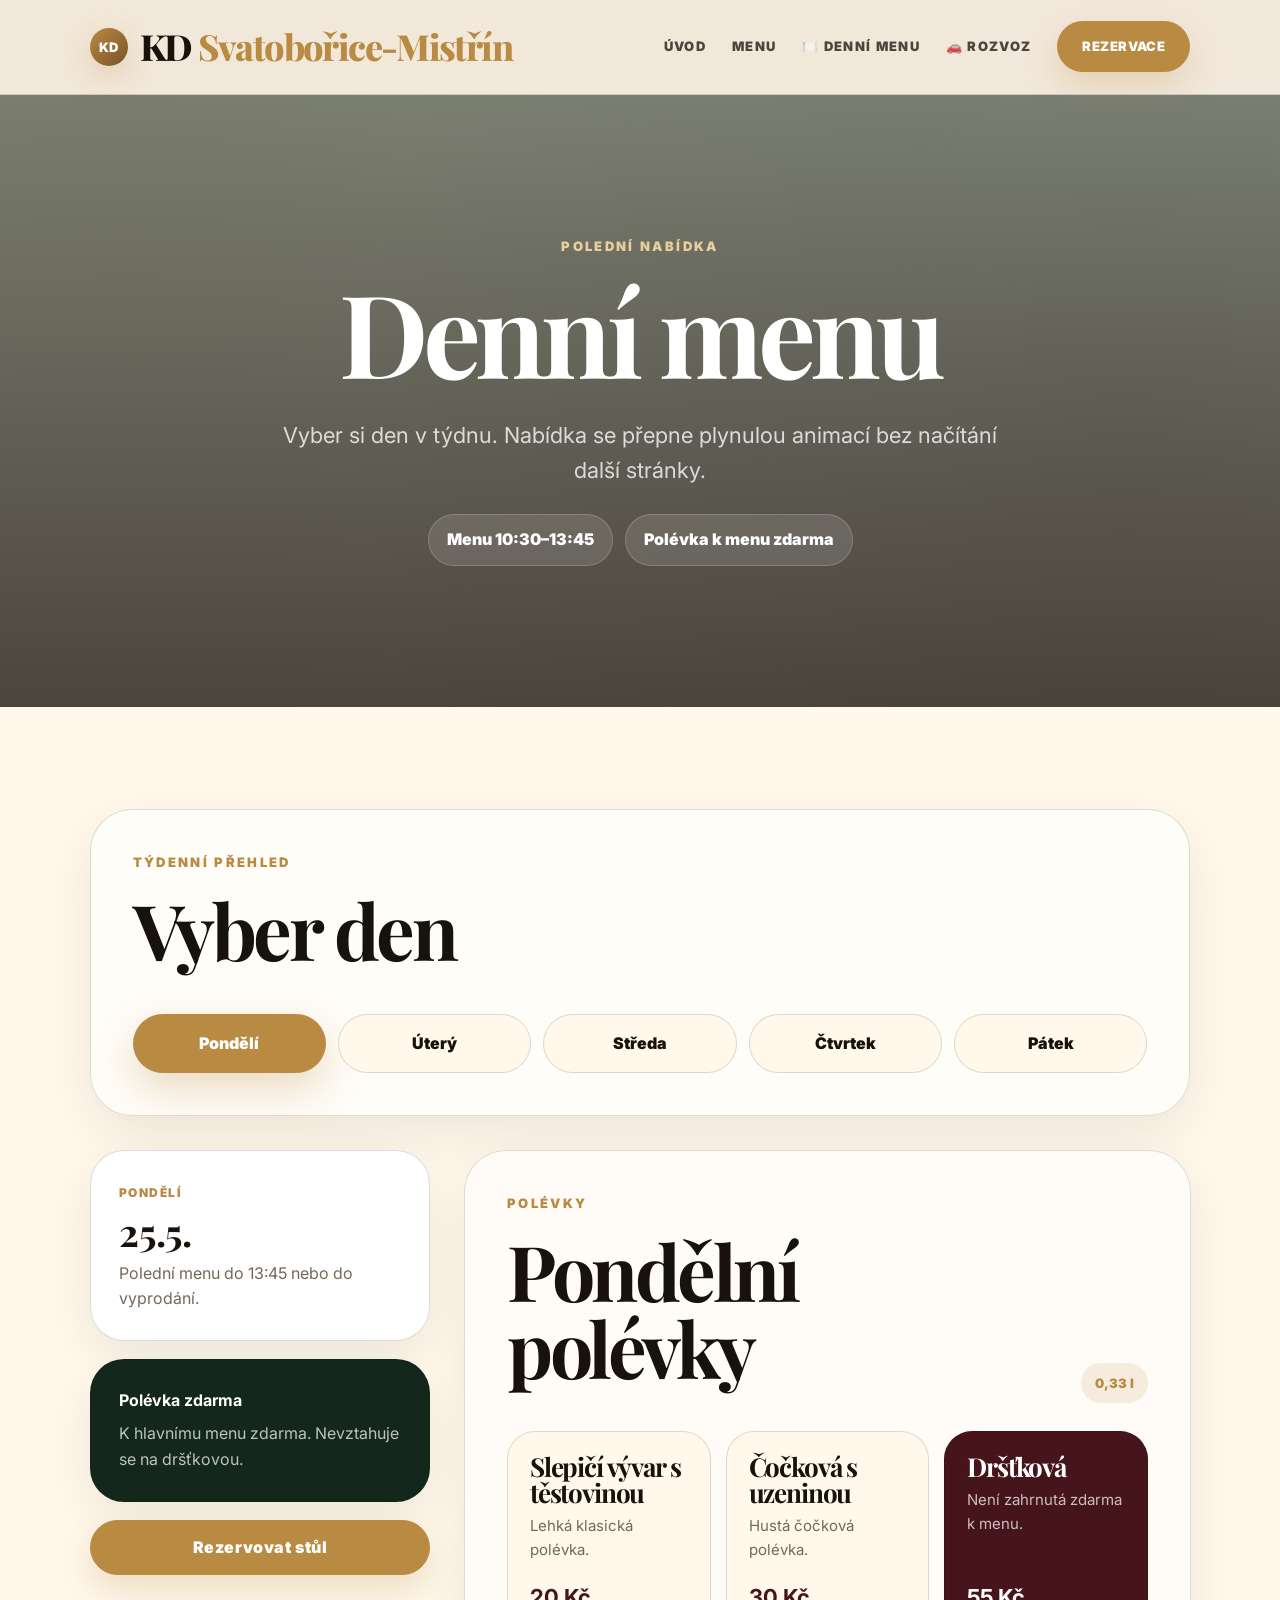
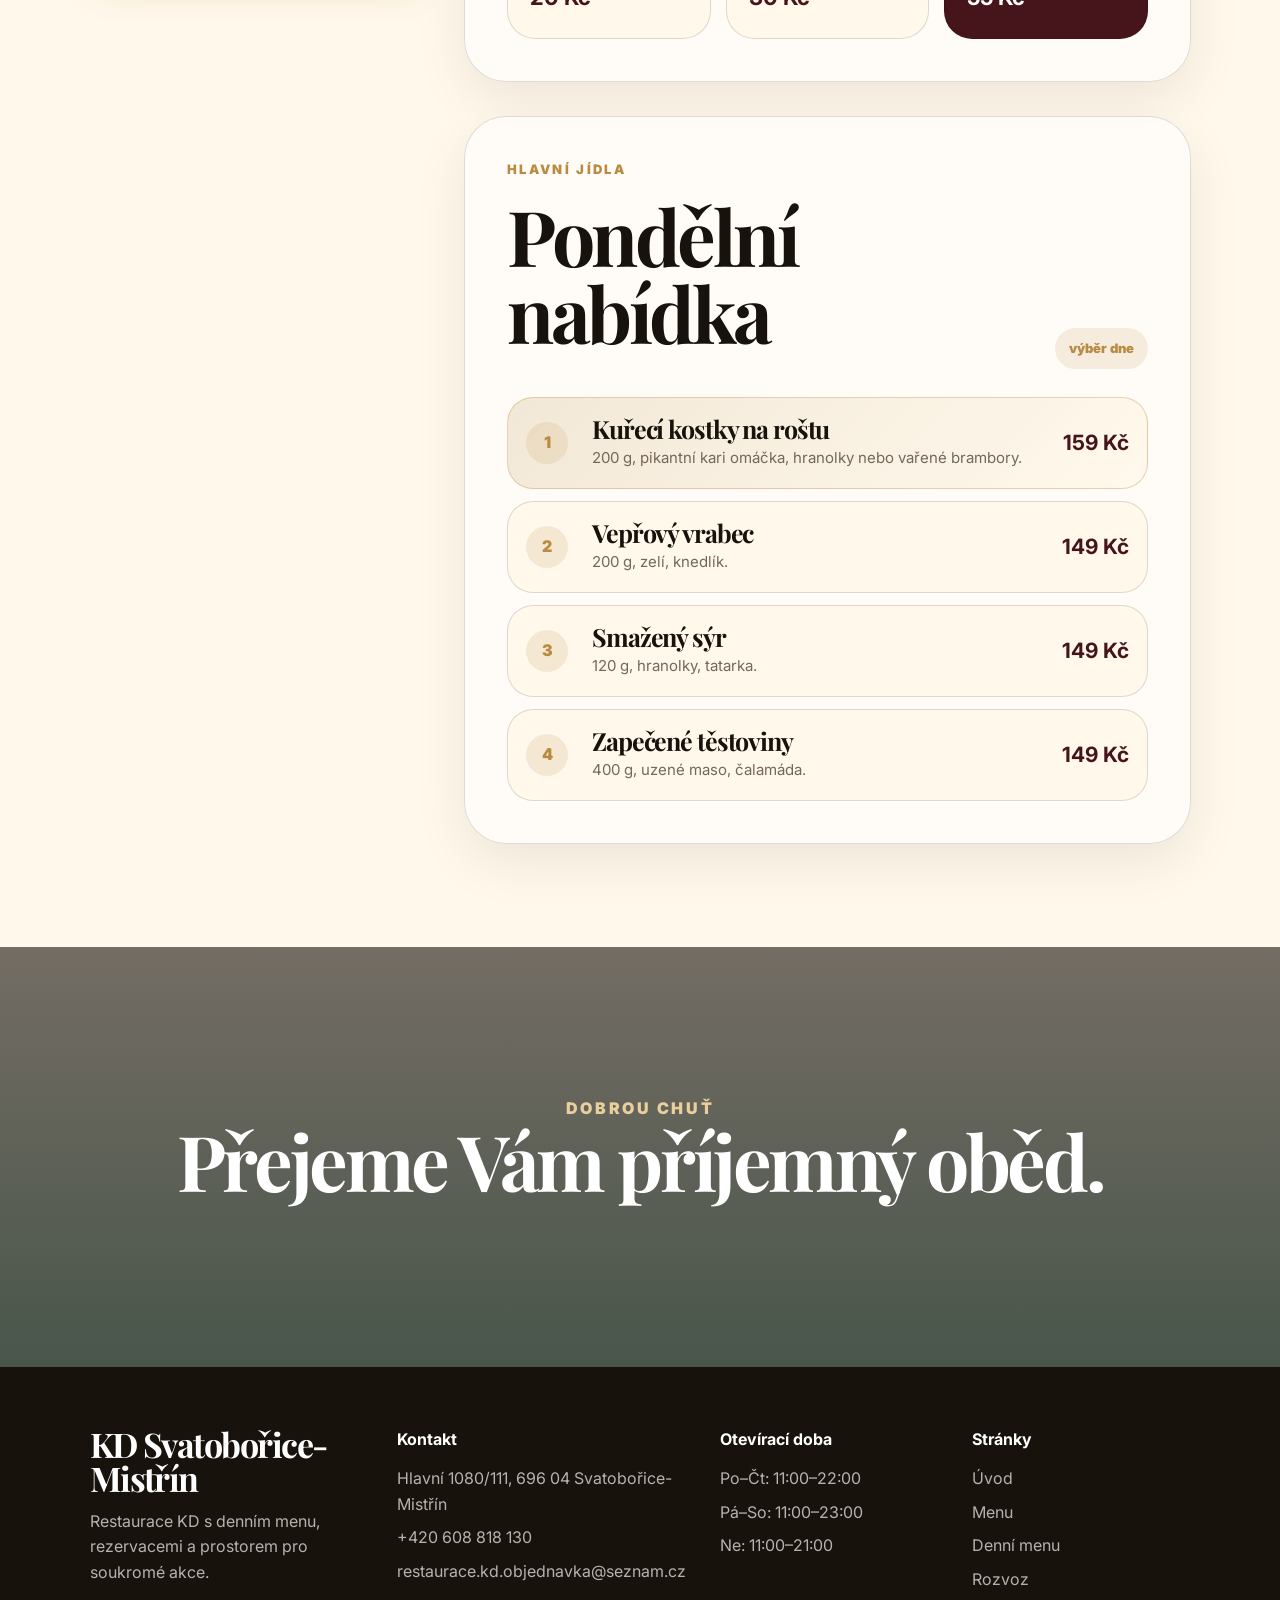
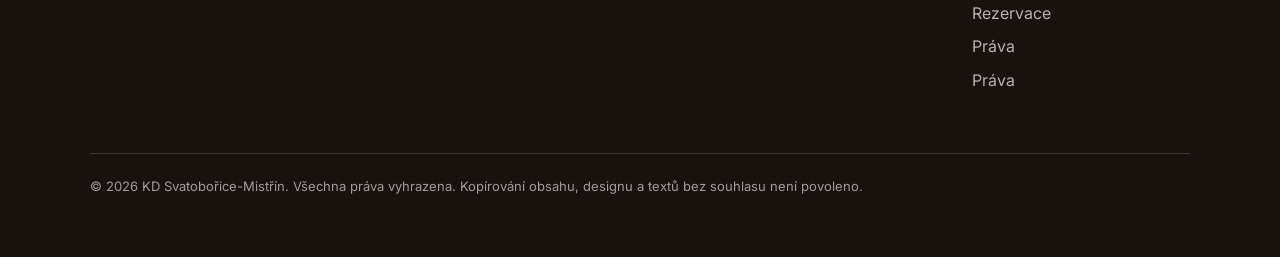
<file: denni-menu.html>
<!DOCTYPE html>
<html lang="cs">
<head>
  <meta charset="UTF-8" />
  <meta name="viewport" content="width=device-width, initial-scale=1.0" />
  <title>KD Svatobořice-Mistřín | Denní menu</title>
  <link rel="preconnect" href="https://images.unsplash.com">
  <link rel="preconnect" href="https://fonts.googleapis.com">
  <link rel="preconnect" href="https://fonts.gstatic.com" crossorigin>
  <link href="https://fonts.googleapis.com/css2?family=Inter:wght@400;500;600;700;800;900&family=Playfair+Display:wght@600;700;800&display=swap" rel="stylesheet">
  <link rel="stylesheet" href="styles.css" />
</head>
<body class="mobile-ready">
  <header class="navbar">
    <a class="logo" href="index.html">
      <span class="logo-mark">KD</span>
      <span>KD <em>Svatobořice-Mistřín</em></span>
    </a>

    <button class="mobile-toggle" aria-label="Otevřít menu">☰</button>

    <nav class="nav-links">
      <a href="index.html">Úvod</a>
      <a href="menu.html">Menu</a>
      <a href="denni-menu.html" class="daily-nav">🍽️ Denní menu</a>
      <a href="rozvoz.html" class="delivery-nav">🚗 Rozvoz</a>
      <a href="index.html#rezervace" class="nav-reserve">Rezervace</a>
    </nav>
  </header>

  <section class="daily-hero daily-hero-days">
    <div class="reveal">
      <div class="eyebrow">Polední nabídka</div>
      <h1>Denní menu</h1>
      <p>Vyber si den v týdnu. Nabídka se přepne plynulou animací bez načítání další stránky.</p>
      <div class="daily-hero-meta">
        <span>Menu 10:30–13:45</span>
        <span>Polévka k menu zdarma</span>
      </div>
    </div>
  </section>

  <main>
    <section class="section daily-section">
      <div class="weekday-shell reveal">
        <div class="weekday-head">
          <div>
            <div class="eyebrow">Týdenní přehled</div>
            <h2>Vyber den</h2>
          </div>
        </div>

        <div class="weekday-tabs" role="tablist">
          <button class="day-tab active" data-day="po">Pondělí</button>
          <button class="day-tab" data-day="ut">Úterý</button>
          <button class="day-tab" data-day="st">Středa</button>
          <button class="day-tab" data-day="ct">Čtvrtek</button>
          <button class="day-tab" data-day="pa">Pátek</button>
        </div>
      </div>

      <div class="day-panels">
        <section class="day-panel active" id="day-po">
          <div class="daily-layout">
            <aside class="daily-sidebar">
              <div class="daily-date-card"><span>Pondělí</span><strong>25.5.</strong><p>Polední menu do 13:45 nebo do vyprodání.</p></div>
              <div class="daily-note"><strong>Polévka zdarma</strong><p>K hlavnímu menu zdarma. Nevztahuje se na dršťkovou.</p></div>
              <a href="index.html#rezervace" class="btn">Rezervovat stůl</a>
            </aside>
            <div class="daily-content">
              <div class="daily-block">
                <div class="daily-block-head"><div><div class="eyebrow">Polévky</div><h2>Pondělní polévky</h2></div><span class="daily-pill">0,33 l</span></div>
                <div class="soup-grid">
                  <article class="daily-item"><div><h3>Slepičí vývar s těstovinou</h3><p>Lehká klasická polévka.</p></div><strong>20 Kč</strong></article>
                  <article class="daily-item"><div><h3>Čočková s uzeninou</h3><p>Hustá čočková polévka.</p></div><strong>30 Kč</strong></article>
                  <article class="daily-item premium"><div><h3>Dršťková</h3><p>Není zahrnutá zdarma k menu.</p></div><strong>55 Kč</strong></article>
                </div>
              </div>
              <div class="daily-block">
                <div class="daily-block-head"><div><div class="eyebrow">Hlavní jídla</div><h2>Pondělní nabídka</h2></div><span class="daily-pill">výběr dne</span></div>
                <div class="daily-menu-list">
                  <article class="daily-row recommended"><span>1</span><div><h3>Kuřecí kostky na roštu</h3><p>200 g, pikantní kari omáčka, hranolky nebo vařené brambory.</p></div><strong>159 Kč</strong></article>
                  <article class="daily-row"><span>2</span><div><h3>Vepřový vrabec</h3><p>200 g, zelí, knedlík.</p></div><strong>149 Kč</strong></article>
                  <article class="daily-row"><span>3</span><div><h3>Smažený sýr</h3><p>120 g, hranolky, tatarka.</p></div><strong>149 Kč</strong></article>
                  <article class="daily-row"><span>4</span><div><h3>Zapečené těstoviny</h3><p>400 g, uzené maso, čalamáda.</p></div><strong>149 Kč</strong></article>
                </div>
              </div>
            </div>
          </div>
        </section>

        <section class="day-panel" id="day-ut">
          <div class="daily-layout">
            <aside class="daily-sidebar">
              <div class="daily-date-card"><span>Úterý</span><strong>26.5.</strong><p>Polední menu do 13:45 nebo do vyprodání.</p></div>
              <div class="daily-note"><strong>Polévka zdarma</strong><p>K hlavnímu menu zdarma. Nevztahuje se na dršťkovou.</p></div>
              <a href="index.html#rezervace" class="btn">Rezervovat stůl</a>
            </aside>
            <div class="daily-content">
              <div class="daily-block">
                <div class="daily-block-head"><div><div class="eyebrow">Polévky</div><h2>Úterní polévky</h2></div><span class="daily-pill">0,33 l</span></div>
                <div class="soup-grid">
                  <article class="daily-item"><div><h3>Slepičí vývar s těstovinou</h3><p>Lehká klasická polévka.</p></div><strong>20 Kč</strong></article>
                  <article class="daily-item"><div><h3>Čočková s uzeninou</h3><p>Hustá čočková polévka.</p></div><strong>30 Kč</strong></article>
                  <article class="daily-item premium"><div><h3>Dršťková</h3><p>Není zahrnutá zdarma k menu.</p></div><strong>55 Kč</strong></article>
                </div>
              </div>
              <div class="daily-block">
                <div class="daily-block-head"><div><div class="eyebrow">Hlavní jídla</div><h2>Úterní nabídka</h2></div><span class="daily-pill">výběr dne</span></div>
                <div class="daily-menu-list">
                  <article class="daily-row recommended"><span>1</span><div><h3>Losos na roštu</h3><p>200 g, bylinkový přeliv, vařené brambory nebo hranolky.</p></div><strong>179 Kč</strong></article>
                  <article class="daily-row"><span>2</span><div><h3>Hovězí líčka na houbách</h3><p>200 g, rýže, okurek.</p></div><strong>159 Kč</strong></article>
                  <article class="daily-row"><span>3</span><div><h3>Smažený hermelín</h3><p>100 g, hranolky, tatarka.</p></div><strong>149 Kč</strong></article>
                  <article class="daily-row dessert-row"><span>4</span><div><h3>Jablečný závin</h3><p>360 g, sladká položka denního menu.</p></div><strong>109 Kč</strong></article>
                </div>
              </div>
            </div>
          </div>
        </section>

        <section class="day-panel" id="day-st">
          <div class="daily-layout">
            <aside class="daily-sidebar">
              <div class="daily-date-card"><span>Středa</span><strong>27.5.</strong><p>Polední menu do 13:45 nebo do vyprodání.</p></div>
              <div class="daily-note"><strong>Polévka zdarma</strong><p>K hlavnímu menu zdarma. Nevztahuje se na dršťkovou.</p></div>
              <a href="index.html#rezervace" class="btn">Rezervovat stůl</a>
            </aside>
            <div class="daily-content">
              <div class="daily-block">
                <div class="daily-block-head"><div><div class="eyebrow">Polévky</div><h2>Středeční polévky</h2></div><span class="daily-pill">0,33 l</span></div>
                <div class="soup-grid">
                  <article class="daily-item"><div><h3>Slepičí vývar s těstovinou</h3><p>Lehká klasická polévka.</p></div><strong>20 Kč</strong></article>
                  <article class="daily-item"><div><h3>Čočková s uzeninou</h3><p>Hustá čočková polévka.</p></div><strong>30 Kč</strong></article>
                  <article class="daily-item premium"><div><h3>Dršťková</h3><p>Není zahrnutá zdarma k menu.</p></div><strong>55 Kč</strong></article>
                </div>
              </div>
              <div class="daily-block">
                <div class="daily-block-head"><div><div class="eyebrow">Hlavní jídla</div><h2>Středeční nabídka</h2></div><span class="daily-pill">výběr dne</span></div>
                <div class="daily-menu-list">
                  <article class="daily-row recommended"><span>1</span><div><h3>XXL smažený vepřový řízek s česnekem</h3><p>250 g, bramborový salát s majonézou.</p></div><strong>189 Kč</strong></article>
                  <article class="daily-row"><span>2</span><div><h3>Štěpánská hovězí pečeně</h3><p>150 g, rýže, okurek.</p></div><strong>159 Kč</strong></article>
                  <article class="daily-row"><span>3</span><div><h3>Vařené vejce</h3><p>2 ks, dušený špenát, vařené brambory.</p></div><strong>149 Kč</strong></article>
                  <article class="daily-row"><span>4</span><div><h3>Smažená niva</h3><p>100 g, hranolky, tatarka.</p></div><strong>149 Kč</strong></article>
                </div>
              </div>
            </div>
          </div>
        </section>

        <section class="day-panel" id="day-ct">
          <div class="daily-layout">
            <aside class="daily-sidebar">
              <div class="daily-date-card"><span>Čtvrtek</span><strong>28.5.</strong><p>Polední menu do 13:45 nebo do vyprodání.</p></div>
              <div class="daily-note"><strong>Polévka zdarma</strong><p>K hlavnímu menu zdarma. Nevztahuje se na dršťkovou.</p></div>
              <a href="index.html#rezervace" class="btn">Rezervovat stůl</a>
            </aside>
            <div class="daily-content">
              <div class="daily-block">
                <div class="daily-block-head"><div><div class="eyebrow">Polévky</div><h2>Čtvrteční polévky</h2></div><span class="daily-pill">0,33 l</span></div>
                <div class="soup-grid">
                  <article class="daily-item"><div><h3>Slepičí vývar s těstovinou</h3><p>Lehká klasická polévka.</p></div><strong>20 Kč</strong></article>
                  <article class="daily-item"><div><h3>Čočková s uzeninou</h3><p>Hustá čočková polévka.</p></div><strong>30 Kč</strong></article>
                  <article class="daily-item premium"><div><h3>Dršťková</h3><p>Není zahrnutá zdarma k menu.</p></div><strong>55 Kč</strong></article>
                </div>
              </div>
              <div class="daily-block">
                <div class="daily-block-head"><div><div class="eyebrow">Hlavní jídla</div><h2>Čtvrteční nabídka</h2></div><span class="daily-pill">17 jídel</span></div>
                <div class="daily-menu-list">
                  <article class="daily-row"><span>1</span><div><h3>Kuřecí kostky na roštu</h3><p>200 g, pikantní kari omáčka, hranolky nebo vařené brambory.</p></div><strong>159 Kč</strong></article>
                  <article class="daily-row"><span>2</span><div><h3>Losos na roštu</h3><p>200 g, bylinkový přeliv, vařené brambory nebo hranolky.</p></div><strong>179 Kč</strong></article>
                  <article class="daily-row recommended"><span>3</span><div><h3>XXL smažený vepřový řízek s česnekem</h3><p>250 g, bramborový salát s majonézou.</p></div><strong>189 Kč</strong></article>
                  <article class="daily-row"><span>4</span><div><h3>Smažená vepřová krkovička s česnekem</h3><p>200 g, bramborový salát s majonézou.</p></div><strong>159 Kč</strong></article>
                  <article class="daily-row"><span>5</span><div><h3>Hovězí vařené</h3><p>150 g, česneková omáčka, knedlík.</p></div><strong>159 Kč</strong></article>
                  <article class="daily-row"><span>6</span><div><h3>Vepřový vrabec</h3><p>200 g, zelí, knedlík.</p></div><strong>149 Kč</strong></article>
                  <article class="daily-row"><span>7</span><div><h3>Hovězí líčka na houbách</h3><p>200 g, rýže, okurek.</p></div><strong>159 Kč</strong></article>
                  <article class="daily-row"><span>8</span><div><h3>Štěpánská hovězí pečeně</h3><p>150 g, rýže, okurek.</p></div><strong>159 Kč</strong></article>
                  <article class="daily-row"><span>9</span><div><h3>Zapečené těstoviny</h3><p>400 g, uzené maso, čalamáda.</p></div><strong>149 Kč</strong></article>
                  <article class="daily-row"><span>10</span><div><h3>Smažený mletý řízek se sýrem</h3><p>150 g, vařené brambory, tatarka.</p></div><strong>149 Kč</strong></article>
                  <article class="daily-row"><span>11</span><div><h3>Pečená vepřová krkovička</h3><p>150 g, dušený špenát, bramborový knedlík nebo vařené brambory.</p></div><strong>149 Kč</strong></article>
                  <article class="daily-row"><span>12</span><div><h3>Vařené vejce</h3><p>2 ks, dušený špenát, vařené brambory.</p></div><strong>149 Kč</strong></article>
                  <article class="daily-row dessert-row"><span>13</span><div><h3>Jablečný závin</h3><p>360 g, sladká položka denního menu.</p></div><strong>109 Kč</strong></article>
                  <article class="daily-row"><span>14</span><div><h3>Smažený sýr</h3><p>120 g, hranolky, tatarka.</p></div><strong>149 Kč</strong></article>
                  <article class="daily-row"><span>15</span><div><h3>Smažený hermelín</h3><p>100 g, hranolky, tatarka.</p></div><strong>149 Kč</strong></article>
                  <article class="daily-row"><span>16</span><div><h3>Smažená niva</h3><p>100 g, hranolky, tatarka.</p></div><strong>149 Kč</strong></article>
                  <article class="daily-row"><span>17</span><div><h3>Smažený romadur</h3><p>100 g, hranolky, tatarka.</p></div><strong>149 Kč</strong></article>
                </div>
              </div>
            </div>
          </div>
        </section>

        <section class="day-panel" id="day-pa">
          <div class="daily-layout">
            <aside class="daily-sidebar">
              <div class="daily-date-card"><span>Pátek</span><strong>29.5.</strong><p>Polední menu do 13:45 nebo do vyprodání.</p></div>
              <div class="daily-note"><strong>Polévka zdarma</strong><p>K hlavnímu menu zdarma. Nevztahuje se na dršťkovou.</p></div>
              <a href="index.html#rezervace" class="btn">Rezervovat stůl</a>
            </aside>
            <div class="daily-content">
              <div class="daily-block">
                <div class="daily-block-head"><div><div class="eyebrow">Polévky</div><h2>Páteční polévky</h2></div><span class="daily-pill">0,33 l</span></div>
                <div class="soup-grid">
                  <article class="daily-item"><div><h3>Slepičí vývar s těstovinou</h3><p>Lehká klasická polévka.</p></div><strong>20 Kč</strong></article>
                  <article class="daily-item"><div><h3>Čočková s uzeninou</h3><p>Hustá čočková polévka.</p></div><strong>30 Kč</strong></article>
                  <article class="daily-item premium"><div><h3>Dršťková</h3><p>Není zahrnutá zdarma k menu.</p></div><strong>55 Kč</strong></article>
                </div>
              </div>
              <div class="daily-block">
                <div class="daily-block-head"><div><div class="eyebrow">Hlavní jídla</div><h2>Páteční nabídka</h2></div><span class="daily-pill">výběr dne</span></div>
                <div class="daily-menu-list">
                  <article class="daily-row recommended"><span>1</span><div><h3>Smažená vepřová krkovička s česnekem</h3><p>200 g, bramborový salát s majonézou.</p></div><strong>159 Kč</strong></article>
                  <article class="daily-row"><span>2</span><div><h3>Hovězí vařené</h3><p>150 g, česneková omáčka, knedlík.</p></div><strong>159 Kč</strong></article>
                  <article class="daily-row"><span>3</span><div><h3>Smažený romadur</h3><p>100 g, hranolky, tatarka.</p></div><strong>149 Kč</strong></article>
                  <article class="daily-row dessert-row"><span>4</span><div><h3>Jablečný závin</h3><p>360 g, sladká položka denního menu.</p></div><strong>109 Kč</strong></article>
                </div>
              </div>
            </div>
          </div>
        </section>
      </div>
    </section>

    <section class="daily-bottom-banner">
      <div class="reveal">
        <span>Dobrou chuť</span>
        <h2>Přejeme Vám příjemný oběd.</h2>
      </div>
    </section>
  </main>

  <footer class="footer">
    <div><h3>KD Svatobořice-Mistřín</h3><p>Restaurace KD s denním menu, rezervacemi a prostorem pro soukromé akce.</p></div>
    <div><h4>Kontakt</h4><p>Hlavní 1080/111, 696 04 Svatobořice-Mistřín</p><p>+420 608 818 130</p><p>restaurace.kd.objednavka@seznam.cz</p></div>
    <div><h4>Otevírací doba</h4><p>Po–Čt: 11:00–22:00</p><p>Pá–So: 11:00–23:00</p><p>Ne: 11:00–21:00</p></div>
    <div><h4>Stránky</h4><a href="index.html">Úvod</a><a href="menu.html">Menu</a><a href="denni-menu.html">Denní menu</a><a href="rozvoz.html">Rozvoz</a><a href="index.html#rezervace">Rezervace</a><a href="prava.html">Práva</a><a href="prava.html">Práva</a></div>
    <div class="copyright-bar">
      © 2026 KD Svatobořice-Mistřín. Všechna práva vyhrazena. Kopírování obsahu, designu a textů bez souhlasu není povoleno.
    </div>
  </footer>


  <nav class="mobile-bottom-bar" aria-label="Rychlá mobilní navigace">
    <a href="denni-menu.html">🍽️<span>Denní menu</span></a>
    <a href="rozvoz.html">🚗<span>Rozvoz</span></a>
    <a href="index.html#rezervace">📅<span>Rezervace</span></a>
  </nav>

  <script src="script.js"></script>
</body>
</html>
</file>
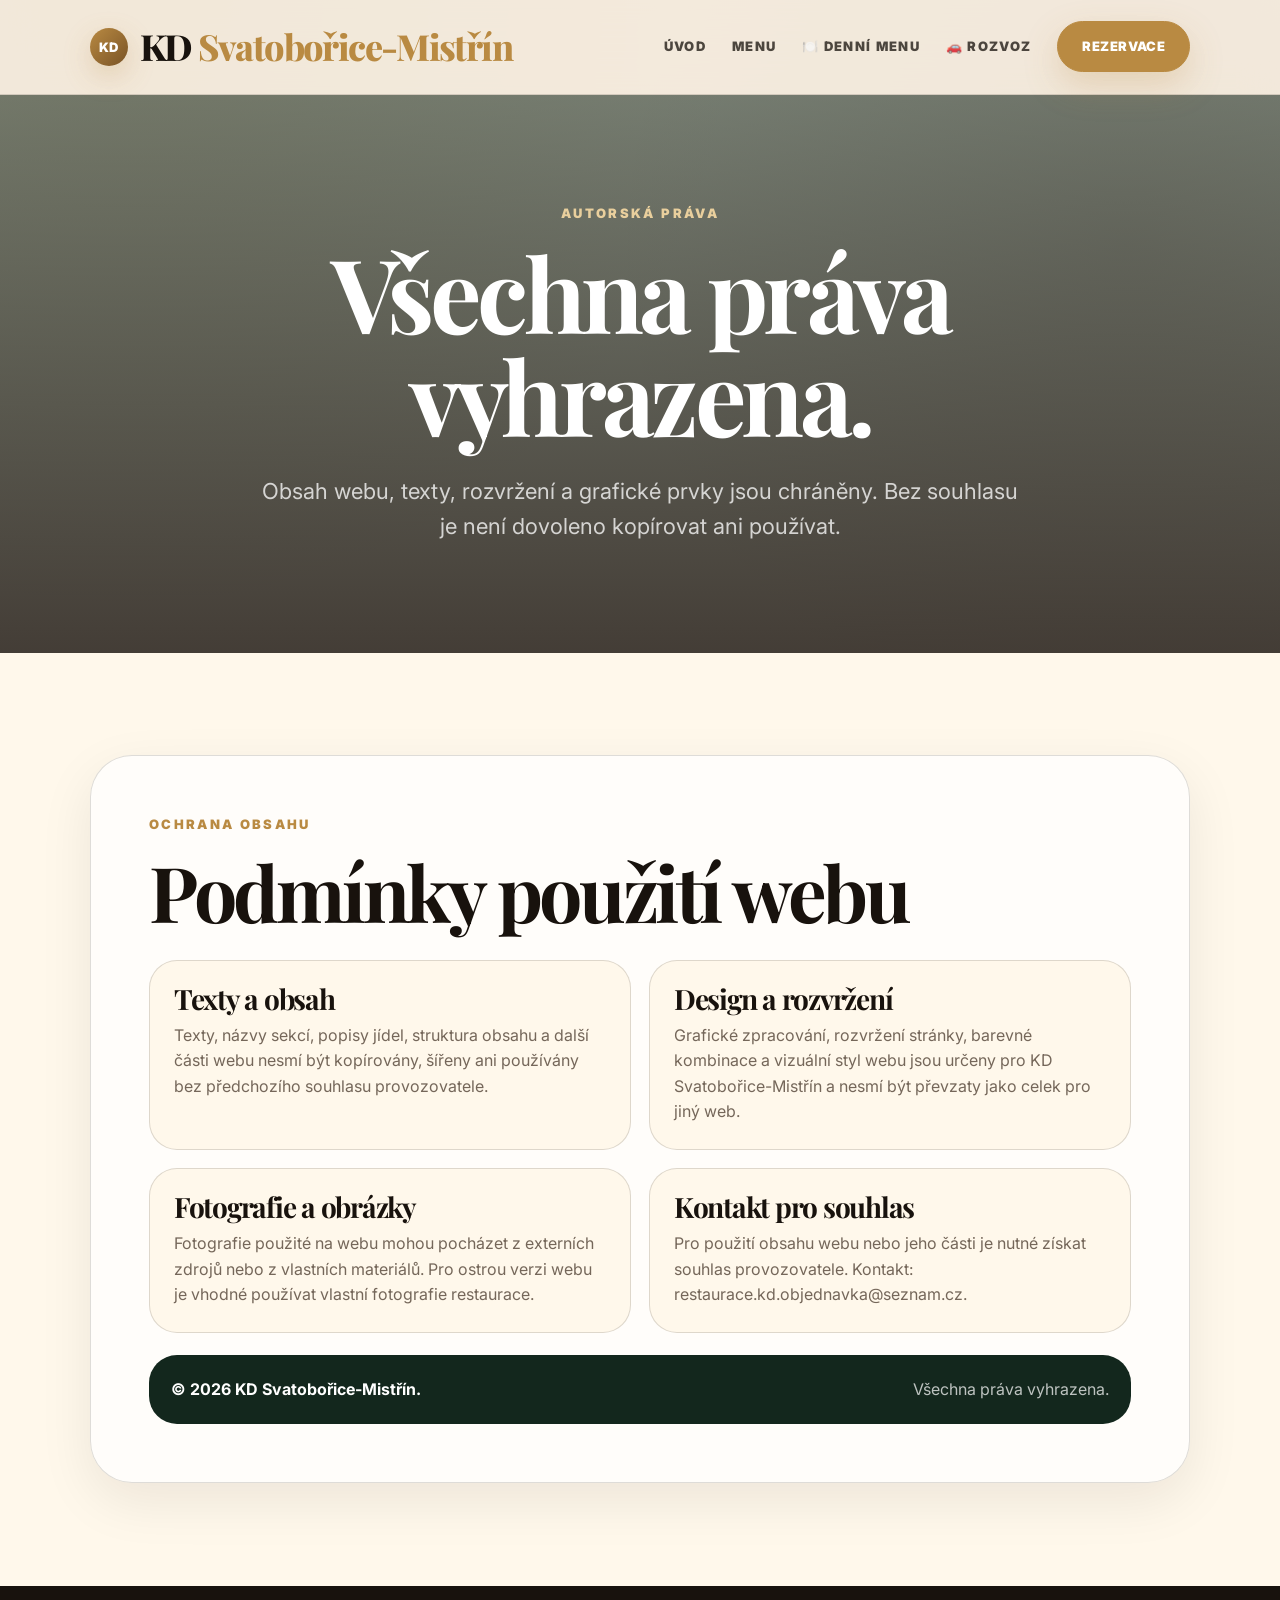
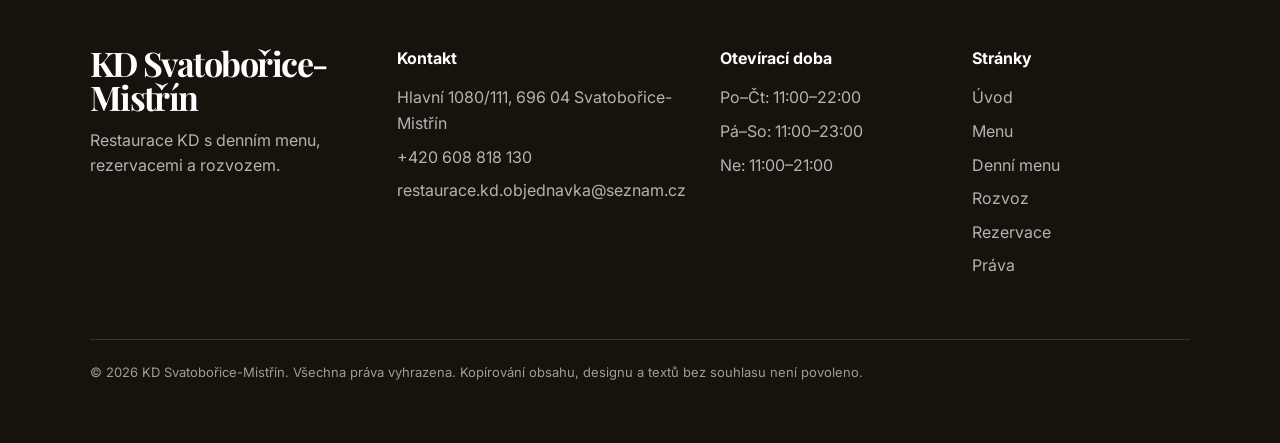
<file: prava.html>
<!DOCTYPE html>
<html lang="cs">
<head>
  <meta charset="UTF-8" />
  <meta name="viewport" content="width=device-width, initial-scale=1.0" />
  <title>KD Svatobořice-Mistřín | Autorská práva</title>
  <link rel="preconnect" href="https://images.unsplash.com">
  <link rel="preconnect" href="https://fonts.googleapis.com">
  <link rel="preconnect" href="https://fonts.gstatic.com" crossorigin>
  <link href="https://fonts.googleapis.com/css2?family=Inter:wght@400;500;600;700;800;900&family=Playfair+Display:wght@600;700;800&display=swap" rel="stylesheet">
  <link rel="stylesheet" href="styles.css" />
</head>
<body class="mobile-ready">
  <header class="navbar">
    <a class="logo" href="index.html">
      <span class="logo-mark">KD</span>
      <span>KD <em>Svatobořice-Mistřín</em></span>
    </a>

    <button class="mobile-toggle" aria-label="Otevřít menu">☰</button>

    <nav class="nav-links">
      <a href="index.html">Úvod</a>
      <a href="menu.html">Menu</a>
      <a href="denni-menu.html" class="daily-nav">🍽️ Denní menu</a>
      <a href="rozvoz.html" class="delivery-nav">🚗 Rozvoz</a>
      <a href="index.html#rezervace" class="nav-reserve">Rezervace</a>
    </nav>
  </header>

  <section class="rights-hero">
    <div class="reveal">
      <div class="eyebrow">Autorská práva</div>
      <h1>Všechna práva vyhrazena.</h1>
      <p>Obsah webu, texty, rozvržení a grafické prvky jsou chráněny. Bez souhlasu je není dovoleno kopírovat ani používat.</p>
    </div>
  </section>

  <main>
    <section class="section rights-section">
      <div class="rights-panel reveal">
        <div class="eyebrow">Ochrana obsahu</div>
        <h2>Podmínky použití webu</h2>

        <div class="rights-list">
          <article>
            <h3>Texty a obsah</h3>
            <p>Texty, názvy sekcí, popisy jídel, struktura obsahu a další části webu nesmí být kopírovány, šířeny ani používány bez předchozího souhlasu provozovatele.</p>
          </article>

          <article>
            <h3>Design a rozvržení</h3>
            <p>Grafické zpracování, rozvržení stránky, barevné kombinace a vizuální styl webu jsou určeny pro KD Svatobořice-Mistřín a nesmí být převzaty jako celek pro jiný web.</p>
          </article>

          <article>
            <h3>Fotografie a obrázky</h3>
            <p>Fotografie použité na webu mohou pocházet z externích zdrojů nebo z vlastních materiálů. Pro ostrou verzi webu je vhodné používat vlastní fotografie restaurace.</p>
          </article>

          <article>
            <h3>Kontakt pro souhlas</h3>
            <p>Pro použití obsahu webu nebo jeho části je nutné získat souhlas provozovatele. Kontakt: restaurace.kd.objednavka@seznam.cz.</p>
          </article>
        </div>

        <div class="rights-note">
          <strong>© 2026 KD Svatobořice-Mistřín.</strong>
          <span>Všechna práva vyhrazena.</span>
        </div>
      </div>
    </section>
  </main>

  <footer class="footer">
    <div><h3>KD Svatobořice-Mistřín</h3><p>Restaurace KD s denním menu, rezervacemi a rozvozem.</p></div>
    <div><h4>Kontakt</h4><p>Hlavní 1080/111, 696 04 Svatobořice-Mistřín</p><p>+420 608 818 130</p><p>restaurace.kd.objednavka@seznam.cz</p></div>
    <div><h4>Otevírací doba</h4><p>Po–Čt: 11:00–22:00</p><p>Pá–So: 11:00–23:00</p><p>Ne: 11:00–21:00</p></div>
    <div><h4>Stránky</h4><a href="index.html">Úvod</a><a href="menu.html">Menu</a><a href="denni-menu.html">Denní menu</a><a href="rozvoz.html">Rozvoz</a><a href="index.html#rezervace">Rezervace</a><a href="prava.html">Práva</a></div>
    <div class="copyright-bar">
      © 2026 KD Svatobořice-Mistřín. Všechna práva vyhrazena. Kopírování obsahu, designu a textů bez souhlasu není povoleno.
    </div>
  </footer>


  <nav class="mobile-bottom-bar" aria-label="Rychlá mobilní navigace">
    <a href="denni-menu.html">🍽️<span>Denní menu</span></a>
    <a href="rozvoz.html">🚗<span>Rozvoz</span></a>
    <a href="index.html#rezervace">📅<span>Rezervace</span></a>
  </nav>

  <script src="script.js"></script>
</body>
</html>
</file>
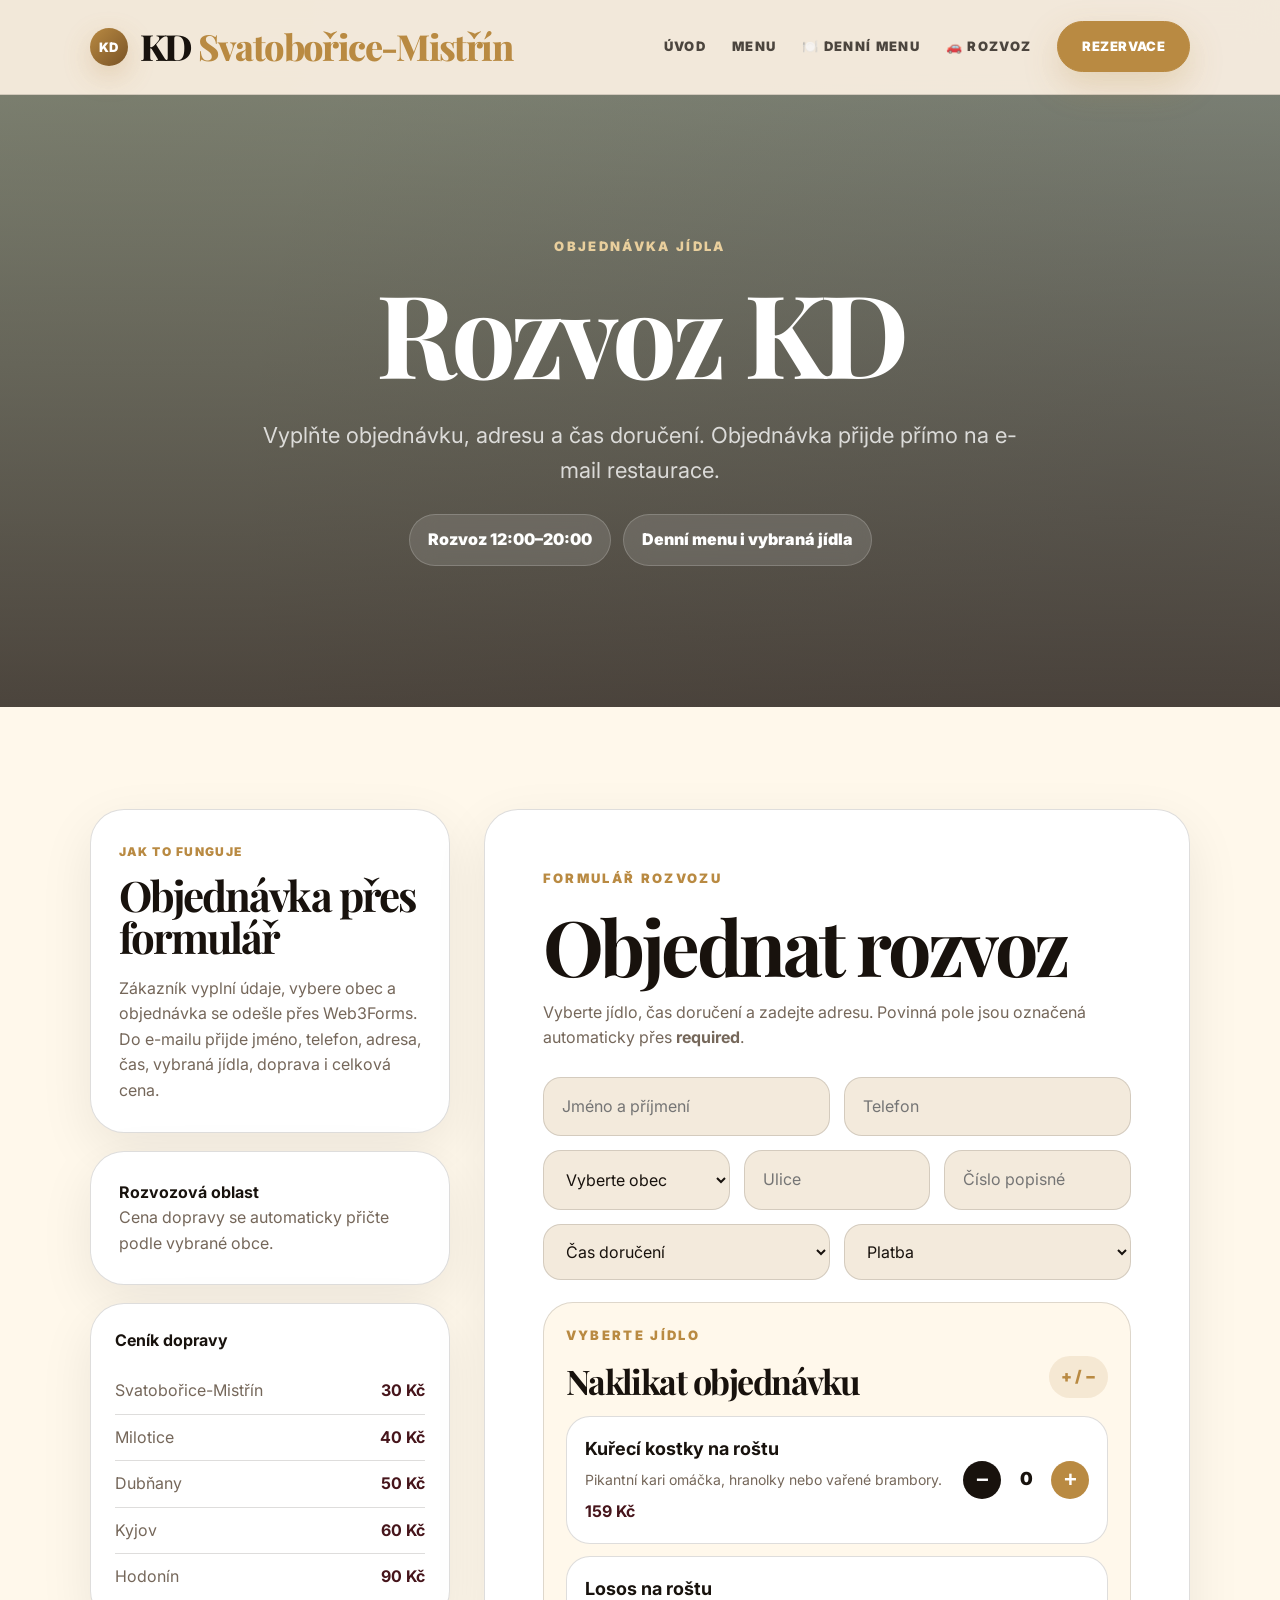
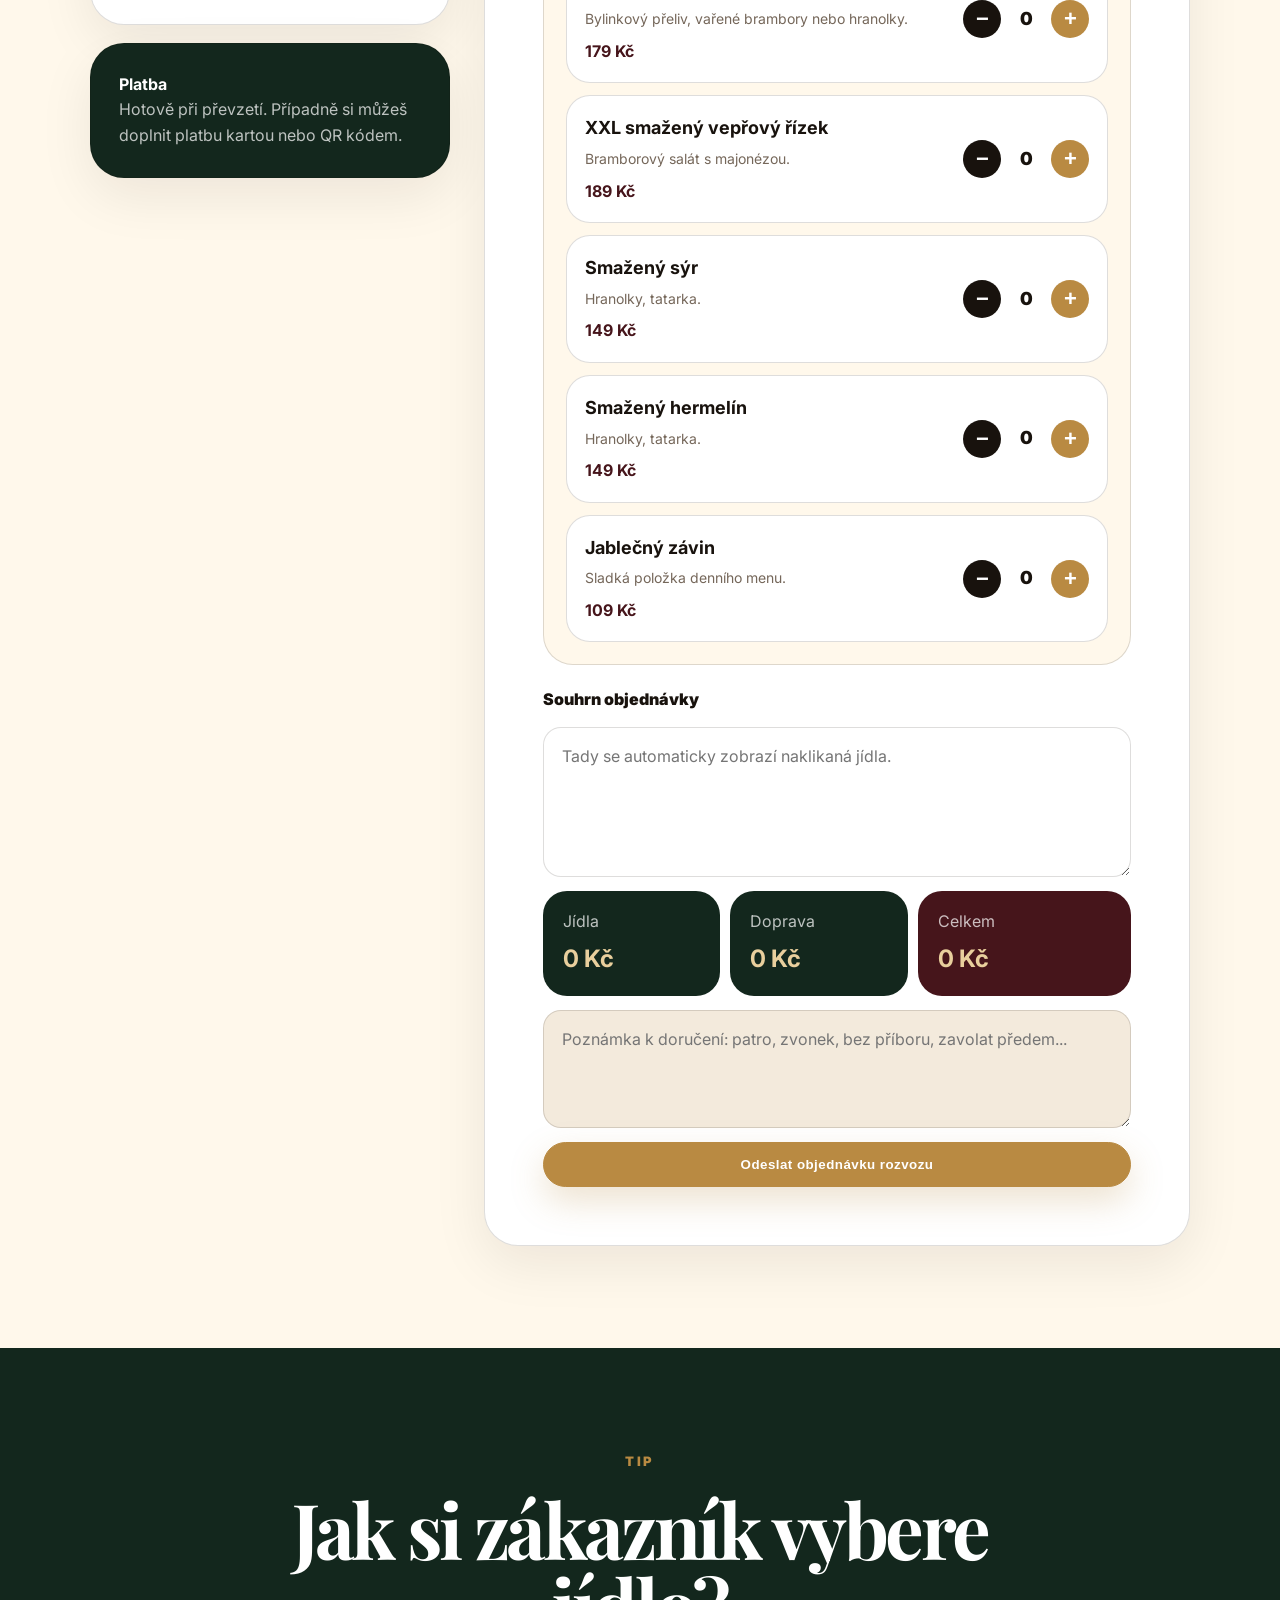
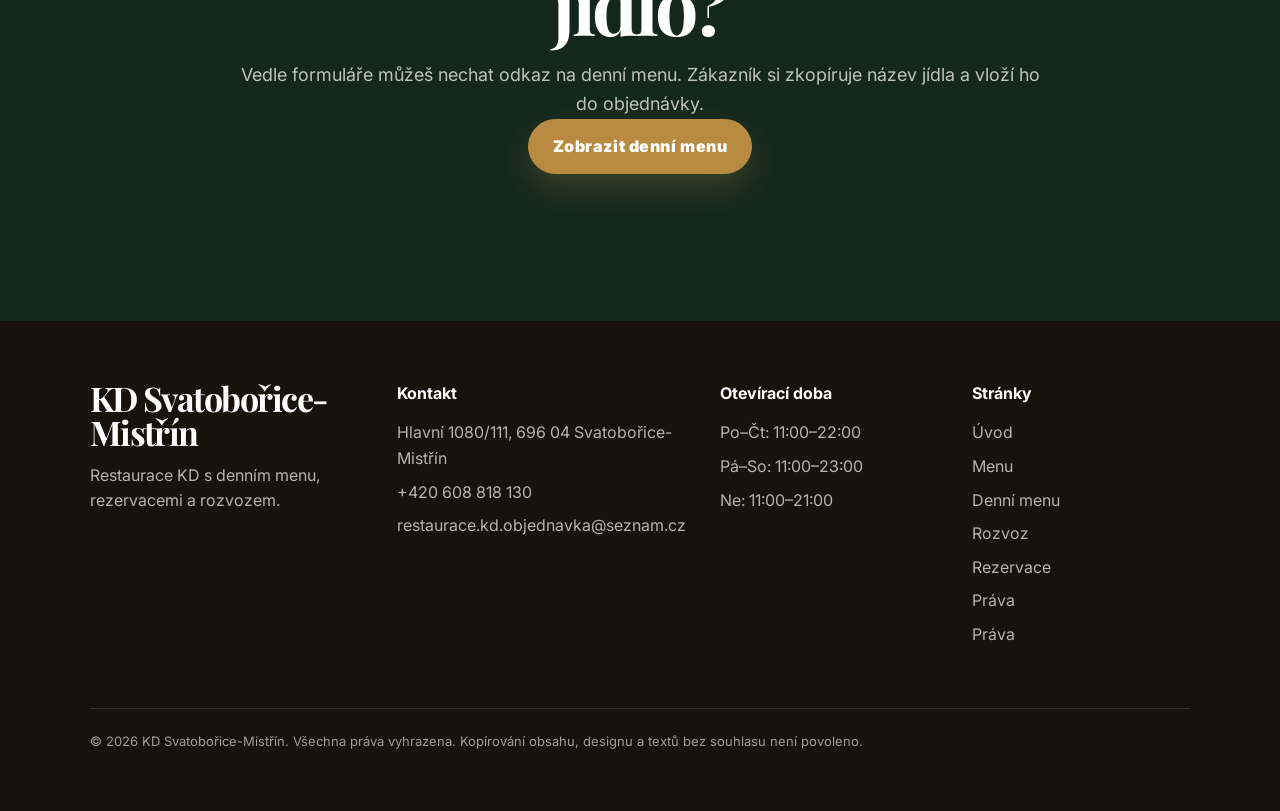
<file: rozvoz.html>
<!DOCTYPE html>
<html lang="cs">
<head>
  <meta charset="UTF-8" />
  <meta name="viewport" content="width=device-width, initial-scale=1.0" />
  <title>KD Svatobořice-Mistřín | Rozvoz</title>
  <link rel="preconnect" href="https://images.unsplash.com">
  <link rel="preconnect" href="https://fonts.googleapis.com">
  <link rel="preconnect" href="https://fonts.gstatic.com" crossorigin>
  <link href="https://fonts.googleapis.com/css2?family=Inter:wght@400;500;600;700;800;900&family=Playfair+Display:wght@600;700;800&display=swap" rel="stylesheet">
  <link rel="stylesheet" href="styles.css" />
</head>
<body class="mobile-ready">
  <header class="navbar">
    <a class="logo" href="index.html">
      <span class="logo-mark">KD</span>
      <span>KD <em>Svatobořice-Mistřín</em></span>
    </a>

    <button class="mobile-toggle" aria-label="Otevřít menu">☰</button>

    <nav class="nav-links">
      <a href="index.html">Úvod</a>
      <a href="menu.html">Menu</a>
      <a href="denni-menu.html" class="daily-nav">🍽️ Denní menu</a>
      <a href="rozvoz.html" class="delivery-nav">🚗 Rozvoz</a>
      <a href="index.html#rezervace" class="nav-reserve">Rezervace</a>
    </nav>
  </header>

  <section class="delivery-hero">
    <div class="reveal">
      <div class="eyebrow">Objednávka jídla</div>
      <h1>Rozvoz KD</h1>
      <p>Vyplňte objednávku, adresu a čas doručení. Objednávka přijde přímo na e-mail restaurace.</p>
      <div class="daily-hero-meta">
        <span>Rozvoz 12:00–20:00</span>
        <span>Denní menu i vybraná jídla</span>
      </div>
    </div>
  </section>

  <main>
    <section class="section delivery-order-section">
      <div class="delivery-order-grid">
        <aside class="delivery-info reveal">
          <div class="delivery-info-card">
            <span>Jak to funguje</span>
            <h2>Objednávka přes formulář</h2>
            <p>
              Zákazník vyplní údaje, vybere obec a objednávka se odešle přes Web3Forms.
              Do e-mailu přijde jméno, telefon, adresa, čas, vybraná jídla, doprava i celková cena.
            </p>
          </div>

          <div class="delivery-zone-card">
            <strong>Rozvozová oblast</strong>
            <p>Cena dopravy se automaticky přičte podle vybrané obce.</p>
          </div>

          <div class="delivery-price-card">
            <strong>Ceník dopravy</strong>
            <div><span>Svatobořice-Mistřín</span><b>30 Kč</b></div>
            <div><span>Milotice</span><b>40 Kč</b></div>
            <div><span>Dubňany</span><b>50 Kč</b></div>
            <div><span>Kyjov</span><b>60 Kč</b></div>
            <div><span>Hodonín</span><b>90 Kč</b></div>
          </div>

          <div class="delivery-zone-card dark">
            <strong>Platba</strong>
            <p>Hotově při převzetí. Případně si můžeš doplnit platbu kartou nebo QR kódem.</p>
          </div>
        </aside>

        <div class="delivery-form-panel reveal">
          <div class="eyebrow">Formulář rozvozu</div>
          <h2>Objednat rozvoz</h2>
          <p>Vyberte jídlo, čas doručení a zadejte adresu. Povinná pole jsou označená automaticky přes <strong>required</strong>.</p>

          <form action="https://api.web3forms.com/submit" method="POST" class="delivery-form">
            <input type="hidden" name="access_key" value="689ebc79-532f-4594-894b-cbcc098f4129">
            <input type="hidden" name="subject" value="Nová objednávka rozvozu z webu KD Svatobořice-Mistřín">

            <div class="form-row">
              <input type="text" name="jmeno" placeholder="Jméno a příjmení" required>
              <input type="tel" name="telefon" placeholder="Telefon" required>
            </div>

            <div class="form-row form-row-three">
              <select name="obec" id="delivery-town" required>
                <option value="" data-fee="0">Vyberte obec</option>
                <option value="Svatobořice-Mistřín" data-fee="30">Svatobořice-Mistřín — doprava 30 Kč</option>
                <option value="Milotice" data-fee="40">Milotice — doprava 40 Kč</option>
                <option value="Dubňany" data-fee="50">Dubňany — doprava 50 Kč</option>
                <option value="Kyjov" data-fee="60">Kyjov — doprava 60 Kč</option>
                <option value="Hodonín" data-fee="90">Hodonín — doprava 90 Kč</option>
                <option value="Jiná obec" data-fee="0">Jiná obec — cena po domluvě</option>
              </select>
              <input type="text" name="ulice" placeholder="Ulice" required>
              <input type="text" name="cislo_popisne" placeholder="Číslo popisné" required>
            </div>

            <div class="form-row">
              <select name="cas_doruceni" required>
                <option value="">Čas doručení</option>
                <option>12:00</option>
                <option>13:00</option>
                <option>14:00</option>
                <option>15:00</option>
                <option>16:00</option>
                <option>17:00</option>
                <option>18:00</option>
                <option>19:00</option>
                <option>20:00</option>
              </select>

              <select name="zpusob_platby" required>
                <option value="">Platba</option>
                <option>Hotově při převzetí</option>
                <option>Kartou při převzetí</option>
              </select>
            </div>

            <div class="order-picker">
              <div class="order-picker-head">
                <div>
                  <div class="eyebrow">Vyberte jídlo</div>
                  <h3>Naklikat objednávku</h3>
                </div>
                <span>+ / −</span>
              </div>

              <div class="order-items">
                <article class="order-food" data-name="Kuřecí kostky na roštu" data-price="159">
                  <div>
                    <h4>Kuřecí kostky na roštu</h4>
                    <p>Pikantní kari omáčka, hranolky nebo vařené brambory.</p>
                    <strong>159 Kč</strong>
                  </div>
                  <div class="quantity-control">
                    <button type="button" class="qty-btn minus">−</button>
                    <span class="qty">0</span>
                    <button type="button" class="qty-btn plus">+</button>
                  </div>
                </article>

                <article class="order-food" data-name="Losos na roštu" data-price="179">
                  <div>
                    <h4>Losos na roštu</h4>
                    <p>Bylinkový přeliv, vařené brambory nebo hranolky.</p>
                    <strong>179 Kč</strong>
                  </div>
                  <div class="quantity-control">
                    <button type="button" class="qty-btn minus">−</button>
                    <span class="qty">0</span>
                    <button type="button" class="qty-btn plus">+</button>
                  </div>
                </article>

                <article class="order-food" data-name="XXL smažený vepřový řízek s česnekem" data-price="189">
                  <div>
                    <h4>XXL smažený vepřový řízek</h4>
                    <p>Bramborový salát s majonézou.</p>
                    <strong>189 Kč</strong>
                  </div>
                  <div class="quantity-control">
                    <button type="button" class="qty-btn minus">−</button>
                    <span class="qty">0</span>
                    <button type="button" class="qty-btn plus">+</button>
                  </div>
                </article>

                <article class="order-food" data-name="Smažený sýr" data-price="149">
                  <div>
                    <h4>Smažený sýr</h4>
                    <p>Hranolky, tatarka.</p>
                    <strong>149 Kč</strong>
                  </div>
                  <div class="quantity-control">
                    <button type="button" class="qty-btn minus">−</button>
                    <span class="qty">0</span>
                    <button type="button" class="qty-btn plus">+</button>
                  </div>
                </article>

                <article class="order-food" data-name="Smažený hermelín" data-price="149">
                  <div>
                    <h4>Smažený hermelín</h4>
                    <p>Hranolky, tatarka.</p>
                    <strong>149 Kč</strong>
                  </div>
                  <div class="quantity-control">
                    <button type="button" class="qty-btn minus">−</button>
                    <span class="qty">0</span>
                    <button type="button" class="qty-btn plus">+</button>
                  </div>
                </article>

                <article class="order-food" data-name="Jablečný závin" data-price="109">
                  <div>
                    <h4>Jablečný závin</h4>
                    <p>Sladká položka denního menu.</p>
                    <strong>109 Kč</strong>
                  </div>
                  <div class="quantity-control">
                    <button type="button" class="qty-btn minus">−</button>
                    <span class="qty">0</span>
                    <button type="button" class="qty-btn plus">+</button>
                  </div>
                </article>
              </div>
            </div>

            <label class="order-label" for="jidlo">Souhrn objednávky</label>
            <textarea id="jidlo" name="objednavka" placeholder="Tady se automaticky zobrazí naklikaná jídla." readonly required></textarea>
            <input type="hidden" id="cena-jidel" name="cena_jidel" value="0 Kč">
            <input type="hidden" id="cena-dopravy" name="cena_dopravy" value="0 Kč">
            <input type="hidden" id="celkova-cena" name="orientacni_celkova_cena" value="0 Kč">

            <div class="order-summary order-summary-detailed">
              <div><span>Jídla</span><strong id="food-price">0 Kč</strong></div>
              <div><span>Doprava</span><strong id="delivery-price">0 Kč</strong></div>
              <div class="summary-total"><span>Celkem</span><strong id="total-price">0 Kč</strong></div>
            </div>

            <textarea name="poznamka" placeholder="Poznámka k doručení: patro, zvonek, bez příboru, zavolat předem..."></textarea>

            <button class="btn" type="submit">Odeslat objednávku rozvozu</button>
          </form>
        </div>
      </div>
    </section>

    <section class="section delivery-menu-help">
      <div class="section-title center reveal">
        <div class="eyebrow">Tip</div>
        <h2>Jak si zákazník vybere jídlo?</h2>
        <p>Vedle formuláře můžeš nechat odkaz na denní menu. Zákazník si zkopíruje název jídla a vloží ho do objednávky.</p>
        <a href="denni-menu.html" class="btn">Zobrazit denní menu</a>
      </div>
    </section>
  </main>

  <footer class="footer">
    <div><h3>KD Svatobořice-Mistřín</h3><p>Restaurace KD s denním menu, rezervacemi a rozvozem.</p></div>
    <div><h4>Kontakt</h4><p>Hlavní 1080/111, 696 04 Svatobořice-Mistřín</p><p>+420 608 818 130</p><p>restaurace.kd.objednavka@seznam.cz</p></div>
    <div><h4>Otevírací doba</h4><p>Po–Čt: 11:00–22:00</p><p>Pá–So: 11:00–23:00</p><p>Ne: 11:00–21:00</p></div>
    <div><h4>Stránky</h4><a href="index.html">Úvod</a><a href="menu.html">Menu</a><a href="denni-menu.html">Denní menu</a><a href="rozvoz.html">Rozvoz</a><a href="index.html#rezervace">Rezervace</a><a href="prava.html">Práva</a><a href="prava.html">Práva</a></div>
    <div class="copyright-bar">
      © 2026 KD Svatobořice-Mistřín. Všechna práva vyhrazena. Kopírování obsahu, designu a textů bez souhlasu není povoleno.
    </div>
  </footer>


  <nav class="mobile-bottom-bar" aria-label="Rychlá mobilní navigace">
    <a href="denni-menu.html">🍽️<span>Denní menu</span></a>
    <a href="rozvoz.html">🚗<span>Rozvoz</span></a>
    <a href="index.html#rezervace">📅<span>Rezervace</span></a>
  </nav>

  <script src="script.js"></script>
</body>
</html>
</file>
<file: styles.css>
:root {
  --cream: #f3eadc;
  --paper: #fff8eb;
  --ink: #18120d;
  --muted: #75675a;
  --gold: #b98a42;
  --gold-light: #e9cf9d;
  --green: #13271d;
  --wine: #46151b;
  --line: rgba(24,18,13,.14);
  --shadow: 0 28px 80px rgba(24,18,13,.18);
}

* {
  box-sizing: border-box;
  margin: 0;
  padding: 0;
}

html { scroll-behavior: smooth; }

body {
  font-family: Inter, sans-serif;
  color: var(--ink);
  background:
    radial-gradient(circle at 10% 0%, rgba(185,138,66,.16), transparent 26%),
    radial-gradient(circle at 88% 12%, rgba(70,21,27,.11), transparent 24%),
    var(--cream);
  line-height: 1.6;
}

a { color: inherit; text-decoration: none; }
img { width: 100%; display: block; object-fit: cover; }

.announce {
  background: var(--green);
  color: rgba(255,255,255,.82);
  text-align: center;
  padding: 10px 18px;
  font-size: 13px;
  letter-spacing: .04em;
}

.navbar {
  position: sticky;
  top: 0;
  z-index: 60;
  display: flex;
  justify-content: space-between;
  align-items: center;
  gap: 24px;
  padding: 18px 7vw;
  background: rgba(243,234,220,.88);
  backdrop-filter: blur(18px);
  border-bottom: 1px solid var(--line);
}

.logo {
  font-family: "Playfair Display", serif;
  font-size: clamp(25px, 3vw, 36px);
  font-weight: 800;
  letter-spacing: -.045em;
  display: flex;
  align-items: center;
  gap: 12px;
}

.logo-mark {
  width: 38px;
  height: 38px;
  display: grid;
  place-items: center;
  border-radius: 999px;
  color: white;
  font: 900 13px Inter, sans-serif;
  background: linear-gradient(135deg, var(--gold), #795326);
  box-shadow: 0 10px 28px rgba(185,138,66,.28);
}

.logo em { color: var(--gold); font-style: normal; }

.nav-links {
  display: flex;
  align-items: center;
  gap: 26px;
  font-size: 13px;
  font-weight: 900;
  text-transform: uppercase;
  letter-spacing: .1em;
}

.nav-links a:not(.nav-reserve) {
  position: relative;
  color: rgba(24,18,13,.76);
}

.nav-links a:not(.nav-reserve)::after {
  content: "";
  position: absolute;
  left: 0;
  bottom: -8px;
  width: 0;
  height: 2px;
  background: var(--gold);
  transition: .25s ease;
}

.nav-links a:not(.nav-reserve):hover::after { width: 100%; }

.nav-reserve,
.btn {
  display: inline-flex;
  align-items: center;
  justify-content: center;
  gap: 8px;
  padding: 14px 24px;
  border-radius: 999px;
  border: 1px solid var(--gold);
  background: var(--gold);
  color: white !important;
  font-weight: 900;
  letter-spacing: .035em;
  box-shadow: 0 14px 34px rgba(185,138,66,.25);
  transition: .25s ease;
  cursor: pointer;
}

.btn:hover,
.nav-reserve:hover {
  transform: translateY(-2px);
  box-shadow: 0 18px 44px rgba(185,138,66,.35);
}

.btn-outline {
  background: transparent;
  color: var(--ink) !important;
  border-color: var(--line);
  box-shadow: none;
}

.btn-outline:hover {
  background: var(--ink);
  border-color: var(--ink);
  color: white !important;
}

.btn-light {
  background: rgba(255,255,255,.96);
  color: var(--ink) !important;
  border-color: rgba(255,255,255,.45);
}

.eyebrow {
  color: var(--gold);
  text-transform: uppercase;
  font-weight: 900;
  letter-spacing: .18em;
  font-size: 13px;
  margin-bottom: 18px;
}

h1, h2, h3 {
  font-family: "Playfair Display", serif;
  line-height: 1;
  letter-spacing: -.045em;
}

h1 {
  font-size: clamp(58px, 8.5vw, 118px);
  max-width: 820px;
  margin-bottom: 28px;
}

h2 {
  font-size: clamp(42px, 6vw, 82px);
  margin-bottom: 18px;
}

h3 { font-size: 32px; }

.hero {
  min-height: 92vh;
  display: grid;
  grid-template-columns: 1.06fr .94fr;
  background: var(--paper);
  border-bottom: 1px solid var(--line);
  overflow: hidden;
}

.hero-copy {
  position: relative;
  display: flex;
  flex-direction: column;
  justify-content: center;
  padding: clamp(58px, 8vw, 120px) 7vw;
}

.hero-copy::before {
  content: "";
  position: absolute;
  width: 230px;
  height: 230px;
  right: 8%;
  top: 10%;
  border: 1px solid rgba(185,138,66,.25);
  border-radius: 50%;
  pointer-events: none;
}

.hero-copy p {
  max-width: 610px;
  color: var(--muted);
  font-size: clamp(17px, 1.8vw, 22px);
  margin-bottom: 34px;
}

.hero-actions {
  display: flex;
  flex-wrap: wrap;
  gap: 14px;
  margin-bottom: 34px;
}

.hero-facts {
  max-width: 650px;
  display: grid;
  grid-template-columns: repeat(3, 1fr);
  gap: 14px;
}

.fact {
  background: rgba(255,255,255,.62);
  border: 1px solid var(--line);
  border-radius: 24px;
  padding: 18px;
}

.fact strong { display: block; margin-bottom: 4px; }
.fact span { color: var(--muted); font-size: 14px; }

.hero-image {
  position: relative;
  min-height: 620px;
  overflow: hidden;
  isolation: isolate;
}

.hero-image img {
  height: 100%;
  filter: saturate(.95) contrast(1.05);
}

.hero-image::after {
  content: "";
  position: absolute;
  inset: 0;
  z-index: 1;
  background: linear-gradient(180deg, rgba(19,39,29,.08), rgba(24,18,13,.52));
}

.floating-card {
  position: absolute;
  left: 36px;
  right: 36px;
  bottom: 36px;
  z-index: 2;
  display: grid;
  grid-template-columns: 1fr auto;
  gap: 20px;
  align-items: end;
  padding: 26px;
  border-radius: 32px;
  color: white;
  background: rgba(19,39,29,.76);
  border: 1px solid rgba(255,255,255,.18);
  backdrop-filter: blur(18px);
  box-shadow: var(--shadow);
}

.floating-card p { color: rgba(255,255,255,.72); margin-top: 8px; }
.floating-card strong { color: var(--gold-light); white-space: nowrap; }

.small-label {
  display: block;
  margin-bottom: 8px;
  color: var(--gold-light);
  text-transform: uppercase;
  font-size: 12px;
  font-weight: 900;
  letter-spacing: .12em;
}

.section {
  padding: clamp(70px, 8vw, 122px) 7vw;
}

.section-title {
  max-width: 820px;
  margin-bottom: 44px;
}

.section-title.center {
  text-align: center;
  margin-inline: auto;
}

.section-title p,
.section-head p {
  color: var(--muted);
  font-size: 18px;
}

.split {
  display: grid;
  grid-template-columns: .9fr 1.1fr;
  gap: 34px;
  align-items: center;
}

.image-stack {
  display: grid;
  grid-template-columns: .9fr 1.1fr;
  gap: 18px;
  align-items: end;
}

.image-stack img {
  border-radius: 34px;
  box-shadow: var(--shadow);
  height: 470px;
}

.image-stack img:first-child {
  height: 350px;
  margin-bottom: 52px;
}

.text-panel {
  background: rgba(255,248,235,.72);
  border: 1px solid var(--line);
  border-radius: 36px;
  padding: clamp(30px, 5vw, 58px);
  box-shadow: 0 18px 54px rgba(24,18,13,.09);
}

.text-panel p {
  color: var(--muted);
  margin-bottom: 18px;
}

.text-link {
  display: inline-flex;
  margin-top: 10px;
  color: var(--gold);
  font-weight: 900;
}

.cards {
  display: grid;
  grid-template-columns: repeat(3, 1fr);
  gap: 24px;
}

.image-card {
  position: relative;
  min-height: 420px;
  overflow: hidden;
  border-radius: 36px;
  box-shadow: var(--shadow);
  background: var(--ink);
}

.image-card img {
  height: 100%;
  position: absolute;
  inset: 0;
  opacity: .84;
  transition: .4s ease;
}

.image-card::after {
  content: "";
  position: absolute;
  inset: 0;
  background: linear-gradient(180deg, transparent, rgba(0,0,0,.80));
}

.image-card div {
  position: absolute;
  left: 26px;
  right: 26px;
  bottom: 26px;
  z-index: 2;
  color: white;
}

.image-card span {
  color: var(--gold-light);
  font-weight: 900;
}

.image-card p {
  color: rgba(255,255,255,.72);
  margin-top: 10px;
}

.image-card:hover img { transform: scale(1.05); }

.chef-section {
  background: var(--green);
  color: white;
}

.chef-grid {
  display: grid;
  grid-template-columns: .95fr 1.05fr;
  gap: 42px;
  align-items: center;
}

.chef-copy p {
  color: rgba(255,255,255,.72);
  max-width: 620px;
  font-size: 18px;
}

.chef-photo {
  border-radius: 40px;
  overflow: hidden;
  box-shadow: var(--shadow);
}

.chef-photo img {
  height: 620px;
}

.mini-stats {
  display: grid;
  grid-template-columns: repeat(3, 1fr);
  gap: 14px;
  margin-top: 34px;
}

.mini-stats div {
  border: 1px solid rgba(255,255,255,.16);
  background: rgba(255,255,255,.08);
  border-radius: 24px;
  padding: 20px;
}

.mini-stats strong {
  display: block;
  font-size: 30px;
  color: var(--gold-light);
}

.mini-stats span {
  color: rgba(255,255,255,.70);
}

.mood-section {
  min-height: 560px;
  display: grid;
  place-items: center;
  background:
    linear-gradient(90deg, rgba(24,18,13,.76), rgba(24,18,13,.30)),
    url("https://images.unsplash.com/photo-1470337458703-46ad1756a187?auto=format&fit=crop&w=1600&q=88") center/cover;
  color: white;
}

.mood-card {
  max-width: 920px;
  padding: clamp(34px, 6vw, 70px);
  border-radius: 42px;
  background: rgba(19,39,29,.70);
  border: 1px solid rgba(255,255,255,.16);
  backdrop-filter: blur(14px);
  box-shadow: var(--shadow);
}

.mood-card p {
  max-width: 650px;
  color: rgba(255,255,255,.75);
  margin-bottom: 26px;
  font-size: 18px;
}

.gallery-grid {
  display: grid;
  grid-template-columns: 1.2fr .8fr 1fr;
  gap: 18px;
}

.gallery-grid img {
  height: 320px;
  border-radius: 30px;
  box-shadow: 0 18px 45px rgba(24,18,13,.11);
}

.gallery-grid img:nth-child(2) {
  height: 430px;
  margin-top: 44px;
}

.gallery-grid img:nth-child(4) {
  grid-column: span 2;
}

.reviews-section {
  background: var(--paper);
}

.reviews {
  display: grid;
  grid-template-columns: repeat(3, 1fr);
  gap: 22px;
}

.review {
  border: 1px solid var(--line);
  background: white;
  border-radius: 30px;
  padding: 28px;
  box-shadow: 0 18px 54px rgba(24,18,13,.08);
}

.review p {
  color: var(--muted);
  margin-bottom: 18px;
}

.review strong {
  color: var(--ink);
}

.reservation {
  display: grid;
  grid-template-columns: 1fr 1fr;
  gap: 34px;
  align-items: center;
  background: var(--paper);
}

.reservation-panel {
  background: white;
  border: 1px solid var(--line);
  border-radius: 38px;
  box-shadow: var(--shadow);
  padding: clamp(32px, 5vw, 58px);
}

.reservation-panel p {
  color: var(--muted);
  margin-bottom: 26px;
}

form {
  display: grid;
  gap: 14px;
}

.form-row {
  display: grid;
  grid-template-columns: 1fr 1fr;
  gap: 14px;
}

input,
select,
textarea {
  width: 100%;
  border: 1px solid var(--line);
  border-radius: 18px;
  padding: 16px 18px;
  background: var(--cream);
  color: var(--ink);
  font: inherit;
  outline: none;
}

textarea {
  min-height: 118px;
  resize: vertical;
}

.reservation-image {
  height: 620px;
  border-radius: 38px;
  box-shadow: var(--shadow);
}

.menu-hero {
  min-height: 72vh;
  display: grid;
  place-items: center;
  text-align: center;
  padding: 90px 7vw;
  color: white;
  background:
    linear-gradient(180deg, rgba(19,39,29,.45), rgba(24,18,13,.78)),
    url('https://images.unsplash.com/photo-1504674900247-0877df9cc836?auto=format&fit=crop&w=1700&q=88') center/cover;
}

.menu-hero .eyebrow { color: var(--gold-light); }

.menu-hero h1 {
  margin-left: auto;
  margin-right: auto;
  font-size: clamp(62px, 9vw, 124px);
}

.menu-hero p {
  max-width: 760px;
  margin: 0 auto;
  color: rgba(255,255,255,.76);
  font-size: clamp(17px, 2vw, 22px);
}

.category-nav {
  position: sticky;
  top: 75px;
  z-index: 45;
  display: flex;
  gap: 10px;
  overflow-x: auto;
  padding: 14px 7vw;
  background: rgba(255,248,235,.92);
  backdrop-filter: blur(16px);
  border-bottom: 1px solid var(--line);
}

.category-nav a {
  white-space: nowrap;
  padding: 10px 16px;
  border-radius: 999px;
  background: white;
  border: 1px solid var(--line);
  color: var(--ink);
  font-size: 13px;
  font-weight: 900;
  transition: .25s;
}

.category-nav a:hover {
  background: var(--ink);
  color: white;
}

.section-dark {
  background: var(--green);
  color: white;
}

.section-wine {
  background: var(--wine);
  color: white;
}

.section-dark .section-head p,
.section-wine .section-head p {
  color: rgba(255,255,255,.70);
}

.section-head {
  display: flex;
  justify-content: space-between;
  align-items: end;
  gap: 32px;
  margin-bottom: 38px;
}

.menu-layout {
  display: grid;
  grid-template-columns: .78fr 1.22fr;
  gap: 34px;
  align-items: start;
}

.category-photo {
  position: sticky;
  top: 150px;
  border-radius: 38px;
  overflow: hidden;
  box-shadow: var(--shadow);
}

.category-photo img {
  height: 610px;
}

.menu-grid {
  display: grid;
  grid-template-columns: 1fr 1fr;
  gap: 16px;
}

.menu-item {
  position: relative;
  min-height: 164px;
  display: flex;
  flex-direction: column;
  justify-content: space-between;
  gap: 16px;
  padding: 24px;
  border-radius: 28px;
  background: rgba(255,248,235,.82);
  border: 1px solid var(--line);
  box-shadow: 0 18px 48px rgba(24,18,13,.08);
  transition: .25s ease;
  overflow: hidden;
}

.menu-item::before {
  content: "";
  position: absolute;
  width: 72px;
  height: 72px;
  right: -28px;
  top: -28px;
  border-radius: 50%;
  background: rgba(185,138,66,.16);
}

.menu-item:hover {
  transform: translateY(-4px);
  box-shadow: 0 24px 60px rgba(24,18,13,.12);
}

.section-dark .menu-item,
.section-wine .menu-item {
  background: rgba(255,255,255,.08);
  border-color: rgba(255,255,255,.16);
  box-shadow: none;
}

.menu-item h3 {
  font-size: 28px;
  margin-bottom: 9px;
}

.menu-item p {
  color: var(--muted);
  font-size: 15px;
}

.section-dark .menu-item p,
.section-wine .menu-item p {
  color: rgba(255,255,255,.68);
}

.price-row {
  display: flex;
  justify-content: space-between;
  align-items: center;
  gap: 14px;
}

.tag {
  display: inline-flex;
  padding: 5px 10px;
  border-radius: 999px;
  background: rgba(185,138,66,.16);
  color: var(--gold);
  font-size: 11px;
  font-weight: 900;
  text-transform: uppercase;
  letter-spacing: .08em;
}

.price {
  font-weight: 900;
  font-size: 21px;
  color: var(--wine);
  white-space: nowrap;
}

.section-dark .price,
.section-wine .price {
  color: white;
}

.drinks-panel {
  display: grid;
  grid-template-columns: repeat(3, 1fr);
  gap: 18px;
}

.drink-card {
  padding: 28px;
  border-radius: 34px;
  background: rgba(255,255,255,.08);
  border: 1px solid rgba(255,255,255,.16);
}

.drink-card h3 {
  margin-bottom: 20px;
}

.drink-line {
  display: flex;
  justify-content: space-between;
  gap: 16px;
  padding: 13px 0;
  border-bottom: 1px solid rgba(255,255,255,.14);
  color: rgba(255,255,255,.76);
}

.drink-line strong {
  color: white;
}

.note {
  margin: 0 7vw 70px;
  padding: 28px;
  border-radius: 30px;
  background: white;
  border: 1px dashed rgba(185,138,66,.65);
  color: var(--muted);
}

.note strong {
  color: var(--ink);
}

.footer {
  display: grid;
  grid-template-columns: 1.25fr repeat(3, 1fr);
  gap: 34px;
  padding: 60px 7vw;
  background: var(--ink);
  color: white;
}

.footer h3 {
  font-size: 34px;
  margin-bottom: 14px;
}

.footer h4 {
  margin-bottom: 14px;
}

.footer p,
.footer a {
  display: block;
  color: rgba(255,255,255,.68);
  margin-bottom: 8px;
}

.mobile-toggle {
  display: none;
  border: none;
  background: transparent;
  font-size: 30px;
  cursor: pointer;
}

.reveal {
  opacity: 0;
  transform: translateY(24px);
  transition: .75s ease;
}

.reveal.visible {
  opacity: 1;
  transform: translateY(0);
}

@media (max-width: 1050px) {
  .mobile-toggle {
    display: block;
  }

  .nav-links {
    position: absolute;
    left: 7vw;
    right: 7vw;
    top: 76px;
    display: none;
    flex-direction: column;
    align-items: stretch;
    padding: 22px;
    border-radius: 26px;
    background: var(--paper);
    box-shadow: var(--shadow);
  }

  .nav-links.open {
    display: flex;
  }

  .hero,
  .split,
  .chef-grid,
  .reservation,
  .menu-layout,
  .footer {
    grid-template-columns: 1fr;
  }

  .cards,
  .reviews,
  .drinks-panel,
  .menu-grid {
    grid-template-columns: 1fr;
  }

  .hero-image {
    min-height: 560px;
  }

  .image-stack img,
  .image-stack img:first-child {
    height: 330px;
    margin: 0;
  }

  .category-photo {
    position: relative;
    top: auto;
  }

  .category-photo img {
    height: 380px;
  }

  .section-head {
    align-items: start;
    flex-direction: column;
  }

  .gallery-grid {
    grid-template-columns: 1fr;
  }

  .gallery-grid img,
  .gallery-grid img:nth-child(2) {
    height: 310px;
    margin-top: 0;
  }

  .gallery-grid img:nth-child(4) {
    grid-column: auto;
  }
}

@media (max-width: 640px) {
  .hero-facts,
  .form-row,
  .image-stack,
  .mini-stats {
    grid-template-columns: 1fr;
  }

  .floating-card {
    grid-template-columns: 1fr;
    left: 20px;
    right: 20px;
    bottom: 20px;
  }

  .teaser-item,
  .price-row {
    align-items: flex-start;
    flex-direction: column;
  }

  h1 {
    font-size: 54px;
  }
}


/* Denní menu - přidané styly */
.daily-nav {
  display: inline-flex;
  align-items: center;
  gap: 6px;
}

.daily-preview-section {
  background: var(--green);
  color: white;
}

.daily-preview-card {
  display: grid;
  grid-template-columns: 1fr 1fr auto;
  gap: 26px;
  align-items: center;
  padding: clamp(28px, 5vw, 54px);
  border-radius: 42px;
  background: linear-gradient(135deg, rgba(255,255,255,.10), rgba(255,255,255,.05)), rgba(255,255,255,.07);
  border: 1px solid rgba(255,255,255,.16);
  box-shadow: var(--shadow);
}

.daily-preview-card p {
  color: rgba(255,255,255,.72);
  max-width: 540px;
}

.daily-preview-items {
  display: grid;
  gap: 12px;
}

.daily-preview-items div {
  display: flex;
  justify-content: space-between;
  gap: 18px;
  padding: 16px 18px;
  border-radius: 22px;
  background: rgba(255,255,255,.09);
  border: 1px solid rgba(255,255,255,.13);
}

.daily-preview-items span {
  color: var(--gold-light);
  font-weight: 900;
  white-space: nowrap;
}

.daily-hero {
  min-height: 68vh;
  display: grid;
  place-items: center;
  text-align: center;
  padding: 90px 7vw;
  color: white;
  background:
    linear-gradient(180deg, rgba(19,39,29,.52), rgba(24,18,13,.76)),
    url("https://images.unsplash.com/photo-1540189549336-e6e99c3679fe?auto=format&fit=crop&w=1700&q=88") center/cover;
}

.daily-hero h1 {
  margin-inline: auto;
  font-size: clamp(62px, 9vw, 124px);
}

.daily-hero p {
  max-width: 760px;
  margin: 0 auto 26px;
  color: rgba(255,255,255,.78);
  font-size: clamp(17px, 2vw, 22px);
}

.daily-hero .eyebrow {
  color: var(--gold-light);
}

.daily-hero-meta {
  display: inline-flex;
  flex-wrap: wrap;
  justify-content: center;
  gap: 12px;
}

.daily-hero-meta span {
  padding: 12px 18px;
  border-radius: 999px;
  background: rgba(255,255,255,.12);
  border: 1px solid rgba(255,255,255,.18);
  backdrop-filter: blur(12px);
  font-weight: 900;
}

.daily-section {
  background: var(--paper);
}

.daily-layout {
  display: grid;
  grid-template-columns: 340px 1fr;
  gap: 34px;
  align-items: start;
}

.daily-sidebar {
  position: sticky;
  top: 120px;
  display: grid;
  gap: 18px;
}

.daily-date-card,
.daily-note {
  border-radius: 34px;
  padding: 28px;
  background: white;
  border: 1px solid var(--line);
  box-shadow: 0 18px 54px rgba(24,18,13,.08);
}

.daily-date-card span {
  color: var(--gold);
  font-weight: 900;
  text-transform: uppercase;
  letter-spacing: .12em;
  font-size: 12px;
}

.daily-date-card strong {
  display: block;
  margin: 8px 0 10px;
  font-family: "Playfair Display", serif;
  font-size: 38px;
  line-height: 1;
}

.daily-date-card p,
.daily-note p {
  color: var(--muted);
}

.daily-note {
  background: var(--green);
  color: white;
}

.daily-note p {
  color: rgba(255,255,255,.72);
  margin-top: 8px;
}

.daily-content {
  display: grid;
  gap: 34px;
}

.daily-block {
  background: rgba(255,255,255,.62);
  border: 1px solid var(--line);
  border-radius: 42px;
  padding: clamp(24px, 4vw, 42px);
  box-shadow: 0 18px 54px rgba(24,18,13,.08);
}

.daily-block-head {
  display: flex;
  justify-content: space-between;
  align-items: end;
  gap: 24px;
  margin-bottom: 28px;
}

.daily-pill {
  white-space: nowrap;
  padding: 10px 14px;
  border-radius: 999px;
  background: rgba(185,138,66,.14);
  color: var(--gold);
  font-weight: 900;
  font-size: 13px;
}

.soup-grid {
  display: grid;
  grid-template-columns: repeat(3, 1fr);
  gap: 15px;
}

.daily-item {
  padding: 22px;
  border-radius: 28px;
  background: var(--paper);
  border: 1px solid var(--line);
  display: flex;
  flex-direction: column;
  justify-content: space-between;
  gap: 18px;
}

.daily-item h3 {
  font-size: 26px;
  margin-bottom: 8px;
}

.daily-item p {
  color: var(--muted);
  font-size: 15px;
}

.daily-item strong {
  color: var(--wine);
  font-size: 22px;
}

.daily-item.premium {
  background: var(--wine);
  color: white;
}

.daily-item.premium p {
  color: rgba(255,255,255,.72);
}

.daily-item.premium strong {
  color: white;
}

.daily-menu-list {
  display: grid;
  gap: 12px;
}

.daily-row {
  display: grid;
  grid-template-columns: 48px 1fr auto;
  gap: 18px;
  align-items: center;
  padding: 18px;
  border-radius: 26px;
  background: var(--paper);
  border: 1px solid var(--line);
  transition: .25s ease;
}

.daily-row:hover {
  transform: translateY(-3px);
  box-shadow: 0 16px 42px rgba(24,18,13,.10);
}

.daily-row > span {
  width: 42px;
  height: 42px;
  display: grid;
  place-items: center;
  border-radius: 999px;
  background: rgba(185,138,66,.14);
  color: var(--gold);
  font-weight: 900;
}

.daily-row h3 {
  font-size: 25px;
  margin-bottom: 5px;
}

.daily-row p {
  color: var(--muted);
  font-size: 15px;
}

.daily-row strong {
  color: var(--wine);
  font-size: 21px;
  white-space: nowrap;
}

.daily-row.recommended {
  background: linear-gradient(135deg, rgba(185,138,66,.18), rgba(255,248,235,.92));
  border-color: rgba(185,138,66,.34);
}

.daily-row.dessert-row {
  background: linear-gradient(135deg, rgba(70,21,27,.10), rgba(255,248,235,.92));
}

.daily-bottom-banner {
  min-height: 420px;
  display: grid;
  place-items: center;
  text-align: center;
  padding: 70px 7vw;
  color: white;
  background:
    linear-gradient(180deg, rgba(24,18,13,.58), rgba(19,39,29,.76)),
    url("https://images.unsplash.com/photo-1504674900247-0877df9cc836?auto=format&fit=crop&w=1700&q=88") center/cover;
}

.daily-bottom-banner span {
  color: var(--gold-light);
  font-weight: 900;
  letter-spacing: .16em;
  text-transform: uppercase;
}

.daily-bottom-banner p {
  max-width: 620px;
  margin: 0 auto;
  color: rgba(255,255,255,.74);
  font-size: 18px;
}

@media (max-width: 1050px) {
  .daily-layout,
  .daily-preview-card {
    grid-template-columns: 1fr;
  }

  .daily-sidebar {
    position: relative;
    top: auto;
  }

  .soup-grid {
    grid-template-columns: 1fr;
  }
}

@media (max-width: 640px) {
  .daily-row {
    grid-template-columns: 1fr;
  }

  .daily-row > span {
    width: 38px;
    height: 38px;
  }

  .daily-row strong {
    font-size: 20px;
  }

  .daily-block-head {
    align-items: start;
    flex-direction: column;
  }

  .daily-preview-items div {
    flex-direction: column;
  }
}


/* Přepínání dnů v denním menu */
.weekday-shell {
  background: rgba(255,255,255,.64);
  border: 1px solid var(--line);
  border-radius: 42px;
  padding: clamp(24px, 4vw, 42px);
  box-shadow: 0 18px 54px rgba(24,18,13,.08);
  margin-bottom: 34px;
}

.weekday-head {
  display: flex;
  justify-content: space-between;
  align-items: end;
  gap: 28px;
  margin-bottom: 28px;
}

.weekday-head p {
  color: var(--muted);
  max-width: 520px;
  font-size: 18px;
}

.weekday-tabs {
  display: grid;
  grid-template-columns: repeat(5, 1fr);
  gap: 12px;
}

.day-tab {
  border: 1px solid var(--line);
  background: var(--paper);
  color: var(--ink);
  padding: 16px 18px;
  border-radius: 999px;
  font: inherit;
  font-weight: 900;
  cursor: pointer;
  transition: .25s ease;
}

.day-tab:hover {
  transform: translateY(-2px);
  box-shadow: 0 14px 34px rgba(24,18,13,.10);
}

.day-tab.active {
  background: var(--gold);
  color: white;
  border-color: var(--gold);
  box-shadow: 0 16px 42px rgba(185,138,66,.30);
}

.day-panels {
  position: relative;
}

.day-panel {
  display: none;
}

.day-panel.active {
  display: block;
  animation: dayFade .42s ease both;
}

.day-panel.switching {
  animation: dayFade .42s ease both;
}

@keyframes dayFade {
  from {
    opacity: 0;
    transform: translateY(18px) scale(.985);
    filter: blur(6px);
  }
  to {
    opacity: 1;
    transform: translateY(0) scale(1);
    filter: blur(0);
  }
}

.daily-hero-days {
  background:
    linear-gradient(180deg, rgba(19,39,29,.52), rgba(24,18,13,.76)),
    url("https://images.unsplash.com/photo-1551218808-94e220e084d2?auto=format&fit=crop&w=1700&q=88") center/cover;
}

@media (max-width: 900px) {
  .weekday-head {
    align-items: start;
    flex-direction: column;
  }

  .weekday-tabs {
    grid-template-columns: 1fr 1fr;
  }
}

@media (max-width: 520px) {
  .weekday-tabs {
    grid-template-columns: 1fr;
  }
}


/* Soukromé akce */
.private-events-section {
  background:
    radial-gradient(circle at 15% 10%, rgba(185,138,66,.14), transparent 28%),
    var(--paper);
}

.private-events-grid {
  display: grid;
  grid-template-columns: 1fr 1fr;
  gap: 38px;
  align-items: center;
}

.private-events-copy {
  padding: clamp(30px, 5vw, 58px);
  border-radius: 42px;
  background: rgba(255,255,255,.68);
  border: 1px solid var(--line);
  box-shadow: 0 18px 54px rgba(24,18,13,.08);
}

.private-events-copy p {
  color: var(--muted);
  font-size: 18px;
  margin-bottom: 28px;
  max-width: 650px;
}

.event-features {
  display: grid;
  grid-template-columns: repeat(3, 1fr);
  gap: 14px;
  margin-bottom: 28px;
}

.event-features div {
  padding: 18px;
  border-radius: 24px;
  background: var(--paper);
  border: 1px solid var(--line);
}

.event-features strong {
  display: block;
  margin-bottom: 5px;
  color: var(--wine);
}

.event-features span {
  color: var(--muted);
  font-size: 14px;
}

.private-events-visual {
  position: relative;
  border-radius: 42px;
  overflow: hidden;
  box-shadow: var(--shadow);
  min-height: 620px;
}

.private-events-visual img {
  height: 620px;
}

.private-events-visual::after {
  content: "";
  position: absolute;
  inset: 0;
  background: linear-gradient(180deg, transparent, rgba(24,18,13,.62));
}

.event-card {
  position: absolute;
  left: 26px;
  right: 26px;
  bottom: 26px;
  z-index: 2;
  padding: 24px;
  border-radius: 30px;
  background: rgba(19,39,29,.78);
  color: white;
  border: 1px solid rgba(255,255,255,.16);
  backdrop-filter: blur(14px);
}

.event-card span {
  color: var(--gold-light);
  font-weight: 900;
  text-transform: uppercase;
  letter-spacing: .12em;
  font-size: 12px;
}

.event-card h3 {
  margin-top: 10px;
  font-size: 30px;
}

@media (max-width: 1050px) {
  .private-events-grid {
    grid-template-columns: 1fr;
  }

  .event-features {
    grid-template-columns: 1fr;
  }

  .private-events-visual,
  .private-events-visual img {
    min-height: auto;
    height: 420px;
  }
}


/* Rezervace - výběr času */
.form-row-three {
  grid-template-columns: 1fr 1fr 1fr;
}

@media (max-width: 820px) {
  .form-row-three {
    grid-template-columns: 1fr;
  }
}


/* Branding KD */
.logo-mark {
  letter-spacing: .04em;
}

.logo em {
  color: var(--gold);
  font-style: normal;
}

@media (max-width: 640px) {
  .logo {
    font-size: 22px;
  }
}


/* Rozvoz */
.delivery-nav {
  display: inline-flex;
  align-items: center;
  gap: 6px;
}

.delivery-preview-section {
  background: var(--paper);
}

.delivery-preview-grid {
  display: grid;
  grid-template-columns: 1fr 1fr;
  gap: 38px;
  align-items: center;
}

.delivery-preview-copy {
  padding: clamp(30px, 5vw, 58px);
  border-radius: 42px;
  background: rgba(255,255,255,.72);
  border: 1px solid var(--line);
  box-shadow: 0 18px 54px rgba(24,18,13,.08);
}

.delivery-preview-copy p {
  color: var(--muted);
  font-size: 18px;
  margin-bottom: 28px;
}

.delivery-points {
  display: grid;
  grid-template-columns: repeat(3, 1fr);
  gap: 14px;
  margin-bottom: 28px;
}

.delivery-points div {
  padding: 18px;
  border-radius: 24px;
  background: var(--paper);
  border: 1px solid var(--line);
}

.delivery-points strong {
  display: block;
  color: var(--wine);
  margin-bottom: 5px;
}

.delivery-points span {
  color: var(--muted);
  font-size: 14px;
}

.delivery-preview-photo {
  position: relative;
  border-radius: 42px;
  overflow: hidden;
  min-height: 540px;
  box-shadow: var(--shadow);
}

.delivery-preview-photo img {
  height: 540px;
}

.delivery-preview-photo::after {
  content: "";
  position: absolute;
  inset: 0;
  background: linear-gradient(180deg, transparent, rgba(24,18,13,.62));
}

.delivery-mini-card {
  position: absolute;
  left: 24px;
  right: 24px;
  bottom: 24px;
  z-index: 2;
  padding: 22px;
  border-radius: 28px;
  background: rgba(19,39,29,.78);
  border: 1px solid rgba(255,255,255,.16);
  color: white;
  backdrop-filter: blur(14px);
}

.delivery-mini-card span {
  display: block;
  color: var(--gold-light);
  font-weight: 900;
  text-transform: uppercase;
  letter-spacing: .12em;
  font-size: 12px;
  margin-bottom: 8px;
}

.delivery-hero {
  min-height: 68vh;
  display: grid;
  place-items: center;
  text-align: center;
  padding: 90px 7vw;
  color: white;
  background:
    linear-gradient(180deg, rgba(19,39,29,.52), rgba(24,18,13,.76)),
    url("https://images.unsplash.com/photo-1526367790999-0150786686a2?auto=format&fit=crop&w=1700&q=88") center/cover;
}

.delivery-hero h1 {
  margin-inline: auto;
  font-size: clamp(62px, 9vw, 124px);
}

.delivery-hero p {
  max-width: 760px;
  margin: 0 auto 26px;
  color: rgba(255,255,255,.78);
  font-size: clamp(17px, 2vw, 22px);
}

.delivery-hero .eyebrow {
  color: var(--gold-light);
}

.delivery-order-section {
  background: var(--paper);
}

.delivery-order-grid {
  display: grid;
  grid-template-columns: 360px 1fr;
  gap: 34px;
  align-items: start;
}

.delivery-info {
  position: sticky;
  top: 120px;
  display: grid;
  gap: 18px;
}

.delivery-info-card,
.delivery-zone-card,
.delivery-form-panel {
  border-radius: 34px;
  padding: 28px;
  background: white;
  border: 1px solid var(--line);
  box-shadow: 0 18px 54px rgba(24,18,13,.08);
}

.delivery-info-card span {
  color: var(--gold);
  font-weight: 900;
  text-transform: uppercase;
  letter-spacing: .12em;
  font-size: 12px;
}

.delivery-info-card h2 {
  font-size: 42px;
  margin-top: 10px;
}

.delivery-info-card p,
.delivery-zone-card p,
.delivery-form-panel p {
  color: var(--muted);
}

.delivery-zone-card.dark {
  background: var(--green);
  color: white;
}

.delivery-zone-card.dark p {
  color: rgba(255,255,255,.72);
}

.delivery-form-panel {
  padding: clamp(30px, 5vw, 58px);
}

.delivery-form-panel h2 {
  margin-bottom: 16px;
}

.delivery-form-panel p {
  margin-bottom: 26px;
}

.delivery-form textarea#jidlo {
  min-height: 150px;
}

.order-label {
  color: var(--ink);
  font-weight: 900;
  margin-top: 4px;
}

.delivery-menu-help {
  background: var(--green);
  color: white;
}

.delivery-menu-help .section-title p {
  color: rgba(255,255,255,.72);
}

@media (max-width: 1050px) {
  .delivery-preview-grid,
  .delivery-order-grid {
    grid-template-columns: 1fr;
  }

  .delivery-info {
    position: relative;
    top: auto;
  }

  .delivery-points {
    grid-template-columns: 1fr;
  }

  .delivery-preview-photo,
  .delivery-preview-photo img {
    min-height: auto;
    height: 380px;
  }
}


/* Naklikávací objednávka rozvozu */
.order-picker {
  margin: 8px 0 4px;
  padding: 22px;
  border-radius: 30px;
  background: var(--paper);
  border: 1px solid var(--line);
}

.order-picker-head {
  display: flex;
  justify-content: space-between;
  align-items: end;
  gap: 18px;
  margin-bottom: 18px;
}

.order-picker-head h3 {
  font-size: 34px;
}

.order-picker-head > span {
  padding: 8px 12px;
  border-radius: 999px;
  background: rgba(185,138,66,.14);
  color: var(--gold);
  font-weight: 900;
}

.order-items {
  display: grid;
  gap: 12px;
}

.order-food {
  display: grid;
  grid-template-columns: 1fr auto;
  gap: 18px;
  align-items: center;
  padding: 18px;
  border-radius: 24px;
  background: white;
  border: 1px solid var(--line);
  transition: .25s ease;
}

.order-food:hover {
  transform: translateY(-2px);
  box-shadow: 0 14px 34px rgba(24,18,13,.08);
}

.order-food h4 {
  font-size: 18px;
  margin-bottom: 5px;
}

.order-food p {
  color: var(--muted);
  font-size: 14px;
  margin-bottom: 8px;
}

.order-food strong {
  color: var(--wine);
}

.quantity-control {
  display: grid;
  grid-template-columns: 38px 34px 38px;
  align-items: center;
  gap: 8px;
}

.qty-btn {
  width: 38px;
  height: 38px;
  border: none;
  border-radius: 999px;
  background: var(--gold);
  color: white;
  font-size: 22px;
  font-weight: 900;
  cursor: pointer;
  transition: .2s ease;
}

.qty-btn:hover {
  transform: scale(1.06);
}

.qty-btn.minus {
  background: var(--ink);
}

.qty {
  text-align: center;
  font-weight: 900;
  font-size: 18px;
}

.order-summary {
  display: flex;
  justify-content: space-between;
  gap: 18px;
  align-items: center;
  padding: 18px 20px;
  border-radius: 24px;
  background: var(--green);
  color: white;
  margin-top: -4px;
}

.order-summary span {
  color: rgba(255,255,255,.72);
}

.order-summary strong {
  font-size: 24px;
  color: var(--gold-light);
}

textarea[readonly] {
  background: #fff;
}

@media (max-width: 720px) {
  .order-food {
    grid-template-columns: 1fr;
  }

  .quantity-control {
    justify-content: start;
  }

  .order-picker-head {
    align-items: start;
    flex-direction: column;
  }
}


/* Cena dopravy rozvozu */
.delivery-price-card {
  border-radius: 34px;
  padding: 24px;
  background: white;
  border: 1px solid var(--line);
  box-shadow: 0 18px 54px rgba(24,18,13,.08);
}

.delivery-price-card > strong {
  display: block;
  margin-bottom: 14px;
}

.delivery-price-card div {
  display: flex;
  justify-content: space-between;
  gap: 14px;
  padding: 10px 0;
  border-bottom: 1px solid var(--line);
  color: var(--muted);
}

.delivery-price-card div:last-child {
  border-bottom: none;
}

.delivery-price-card b {
  color: var(--wine);
  white-space: nowrap;
}

.order-summary-detailed {
  display: grid;
  grid-template-columns: 1fr 1fr 1.2fr;
  gap: 10px;
  background: transparent;
  padding: 0;
  margin-top: 0;
}

.order-summary-detailed div {
  padding: 18px 20px;
  border-radius: 24px;
  background: var(--green);
  color: white;
}

.order-summary-detailed span {
  display: block;
  color: rgba(255,255,255,.72);
  margin-bottom: 5px;
}

.order-summary-detailed strong {
  color: var(--gold-light);
  font-size: 24px;
}

.order-summary-detailed .summary-total {
  background: var(--wine);
}

@media (max-width: 720px) {
  .order-summary-detailed {
    grid-template-columns: 1fr;
  }
}


/* Autorská práva */
.copyright-bar {
  grid-column: 1 / -1;
  margin-top: 18px;
  padding-top: 22px;
  border-top: 1px solid rgba(255,255,255,.14);
  color: rgba(255,255,255,.58);
  font-size: 13px;
  line-height: 1.6;
}

.rights-hero {
  min-height: 62vh;
  display: grid;
  place-items: center;
  text-align: center;
  padding: 90px 7vw;
  color: white;
  background:
    linear-gradient(180deg, rgba(19,39,29,.56), rgba(24,18,13,.80)),
    url("https://images.unsplash.com/photo-1450101499163-c8848c66ca85?auto=format&fit=crop&w=1700&q=88") center/cover;
}

.rights-hero h1 {
  margin-inline: auto;
  font-size: clamp(54px, 8vw, 108px);
}

.rights-hero p {
  max-width: 760px;
  margin: 0 auto;
  color: rgba(255,255,255,.76);
  font-size: clamp(17px, 2vw, 22px);
}

.rights-hero .eyebrow {
  color: var(--gold-light);
}

.rights-section {
  background: var(--paper);
}

.rights-panel {
  max-width: 1100px;
  margin: 0 auto;
  padding: clamp(30px, 5vw, 58px);
  border-radius: 42px;
  background: rgba(255,255,255,.74);
  border: 1px solid var(--line);
  box-shadow: 0 18px 54px rgba(24,18,13,.08);
}

.rights-list {
  display: grid;
  grid-template-columns: 1fr 1fr;
  gap: 18px;
  margin-top: 30px;
}

.rights-list article {
  padding: 24px;
  border-radius: 28px;
  background: var(--paper);
  border: 1px solid var(--line);
}

.rights-list h3 {
  font-size: 28px;
  margin-bottom: 10px;
}

.rights-list p {
  color: var(--muted);
}

.rights-note {
  margin-top: 22px;
  padding: 22px;
  border-radius: 28px;
  background: var(--green);
  color: white;
  display: flex;
  justify-content: space-between;
  gap: 18px;
  flex-wrap: wrap;
}

.rights-note span {
  color: rgba(255,255,255,.72);
}

@media (max-width: 800px) {
  .rights-list {
    grid-template-columns: 1fr;
  }
}


/* Lepší úvodní hero pro KD */
.hero-kd {
  min-height: calc(100vh - 84px);
  grid-template-columns: .95fr 1.05fr;
  background:
    radial-gradient(circle at 20% 8%, rgba(185,138,66,.13), transparent 26%),
    var(--paper);
}

.hero-kd .hero-copy {
  padding-top: clamp(54px, 7vw, 92px);
  padding-bottom: clamp(54px, 7vw, 92px);
}

.hero-kd h1 {
  max-width: 760px;
  font-size: clamp(54px, 7vw, 96px);
  line-height: .94;
  margin-bottom: 24px;
}

.hero-kd .hero-copy p {
  max-width: 640px;
  font-size: clamp(17px, 1.55vw, 21px);
  line-height: 1.65;
}

.hero-kd .hero-actions {
  gap: 12px;
}

.hero-kd .btn {
  padding: 14px 22px;
}

.hero-facts-kd {
  grid-template-columns: repeat(3, minmax(0, 1fr));
}

.hero-image-kd {
  min-height: calc(100vh - 84px);
  border-left: 1px solid var(--line);
}

.hero-image-kd img {
  height: 100%;
}

.hero-image-kd::after {
  background:
    linear-gradient(90deg, rgba(24,18,13,.12), transparent 35%),
    linear-gradient(180deg, transparent, rgba(24,18,13,.58));
}

.kd-hero-card {
  left: 34px;
  right: 34px;
  bottom: 34px;
  grid-template-columns: 1fr auto;
  background: rgba(19,39,29,.82);
}

.kd-hero-card h3 {
  font-size: clamp(28px, 3vw, 40px);
}

.chef-section {
  display: none !important;
}

/* Adresa + mapa */
.location-section {
  background:
    radial-gradient(circle at 12% 10%, rgba(185,138,66,.14), transparent 28%),
    var(--paper);
}

.location-grid {
  display: grid;
  grid-template-columns: .85fr 1.15fr;
  gap: 28px;
  align-items: stretch;
}

.location-card {
  padding: clamp(28px, 5vw, 54px);
  border-radius: 42px;
  background: rgba(255,255,255,.76);
  border: 1px solid var(--line);
  box-shadow: 0 18px 54px rgba(24,18,13,.08);
}

.location-card > span {
  display: inline-flex;
  padding: 7px 12px;
  border-radius: 999px;
  background: rgba(185,138,66,.14);
  color: var(--gold);
  font-weight: 900;
  text-transform: uppercase;
  letter-spacing: .12em;
  font-size: 12px;
  margin-bottom: 18px;
}

.location-card h3 {
  font-size: clamp(34px, 4vw, 52px);
  margin-bottom: 18px;
}

.location-card p {
  color: var(--muted);
  font-size: 18px;
}

.location-details {
  display: grid;
  gap: 12px;
  margin: 28px 0;
}

.location-details div {
  padding: 18px;
  border-radius: 24px;
  background: var(--paper);
  border: 1px solid var(--line);
}

.location-details strong {
  display: block;
  margin-bottom: 5px;
  color: var(--wine);
}

.location-details a,
.location-details p {
  color: var(--muted);
  overflow-wrap: anywhere;
}

.map-card {
  min-height: 560px;
  border-radius: 42px;
  overflow: hidden;
  box-shadow: var(--shadow);
  border: 1px solid var(--line);
  background: white;
}

.map-card iframe {
  width: 100%;
  height: 100%;
  min-height: 560px;
  border: 0;
  display: block;
  filter: saturate(.9) contrast(1.02);
}

@media (max-width: 1050px) {
  .hero-kd {
    grid-template-columns: 1fr;
  }

  .hero-image-kd {
    min-height: 560px;
    border-left: none;
  }

  .location-grid {
    grid-template-columns: 1fr;
  }

  .map-card,
  .map-card iframe {
    min-height: 420px;
  }
}

@media (max-width: 640px) {
  .hero-kd h1 {
    font-size: 50px;
  }

  .hero-facts-kd {
    grid-template-columns: 1fr;
  }

  .kd-hero-card {
    left: 20px;
    right: 20px;
    bottom: 20px;
    grid-template-columns: 1fr;
  }
}


/* Úprava horních karet a denního menu */
.hero-facts,
.hero-facts-kd {
  grid-template-columns: repeat(2, minmax(0, 1fr));
  max-width: 520px;
}

.daily-preview-light {
  background:
    radial-gradient(circle at 10% 10%, rgba(185,138,66,.13), transparent 28%),
    var(--paper);
  color: var(--ink);
}

.daily-preview-light .section-title p {
  color: var(--muted);
}

.daily-preview-modern {
  display: grid;
  grid-template-columns: .85fr 1.15fr;
  gap: 26px;
  align-items: stretch;
}

.daily-preview-main {
  padding: clamp(28px, 5vw, 52px);
  border-radius: 42px;
  background: white;
  border: 1px solid var(--line);
  box-shadow: 0 18px 54px rgba(24,18,13,.08);
}

.daily-preview-main > span {
  display: inline-flex;
  padding: 7px 12px;
  border-radius: 999px;
  background: rgba(185,138,66,.14);
  color: var(--gold);
  font-size: 12px;
  font-weight: 900;
  letter-spacing: .12em;
  text-transform: uppercase;
  margin-bottom: 18px;
}

.daily-preview-main h3 {
  font-size: clamp(34px, 4vw, 56px);
  margin-bottom: 16px;
}

.daily-preview-main p {
  color: var(--muted);
  font-size: 18px;
  margin-bottom: 26px;
}

.daily-preview-list {
  display: grid;
  gap: 14px;
}

.daily-preview-list article {
  display: grid;
  grid-template-columns: 1fr auto;
  gap: 18px;
  align-items: center;
  padding: 24px;
  border-radius: 30px;
  background: rgba(255,255,255,.72);
  border: 1px solid var(--line);
  box-shadow: 0 14px 40px rgba(24,18,13,.06);
  transition: .25s ease;
}

.daily-preview-list article:hover {
  transform: translateY(-3px);
  box-shadow: 0 20px 52px rgba(24,18,13,.10);
}

.daily-preview-list strong {
  display: block;
  font-size: 19px;
  margin-bottom: 6px;
}

.daily-preview-list p {
  color: var(--muted);
  font-size: 15px;
}

.daily-preview-list span {
  color: var(--wine);
  font-size: 22px;
  font-weight: 900;
  white-space: nowrap;
}

@media (max-width: 900px) {
  .daily-preview-modern {
    grid-template-columns: 1fr;
  }

  .daily-preview-list article {
    grid-template-columns: 1fr;
  }
}

@media (max-width: 640px) {
  .hero-facts,
  .hero-facts-kd {
    grid-template-columns: 1fr;
    max-width: none;
  }
}


/* Kompaktnější a barevně odlišené denní menu na úvodu */
.daily-preview-light {
  padding-top: clamp(48px, 6vw, 78px) !important;
  padding-bottom: clamp(48px, 6vw, 78px) !important;
  background:
    linear-gradient(135deg, rgba(247,238,222,.96), rgba(232,216,193,.92)) !important;
  border-top: 1px solid rgba(185,138,66,.18);
  border-bottom: 1px solid rgba(185,138,66,.18);
}

.daily-preview-light .section-title {
  margin-bottom: 26px !important;
  max-width: 760px;
}

.daily-preview-light .section-title h2 {
  font-size: clamp(36px, 5vw, 62px) !important;
}

.daily-preview-light .section-title p {
  max-width: 620px;
  font-size: 16px;
}

.daily-preview-modern {
  grid-template-columns: .8fr 1.2fr !important;
  gap: 18px !important;
}

.daily-preview-main {
  padding: clamp(24px, 4vw, 38px) !important;
  border-radius: 32px !important;
  background: rgba(255,255,255,.78) !important;
}

.daily-preview-main h3 {
  font-size: clamp(30px, 3.6vw, 46px) !important;
}

.daily-preview-main p {
  font-size: 16px !important;
  margin-bottom: 20px !important;
}

.daily-preview-list {
  gap: 10px !important;
}

.daily-preview-list article {
  padding: 18px 20px !important;
  border-radius: 24px !important;
  background: rgba(255,255,255,.82) !important;
}

.daily-preview-list strong {
  font-size: 17px !important;
}

.daily-preview-list p {
  font-size: 14px !important;
}

.daily-preview-list span {
  font-size: 19px !important;
}

@media (max-width: 900px) {
  .daily-preview-modern {
    grid-template-columns: 1fr !important;
  }
}


/* MOBILE-FIRST ÚPRAVY */
@media (max-width: 760px) {
  body {
    padding-bottom: 78px;
    overflow-x: hidden;
  }

  .announce {
    font-size: 12px;
    padding: 8px 14px;
  }

  .navbar {
    padding: 12px 16px;
    min-height: 64px;
  }

  .logo {
    font-size: 20px !important;
    gap: 9px;
    max-width: calc(100% - 46px);
    line-height: 1.05;
  }

  .logo-mark {
    width: 34px;
    height: 34px;
    font-size: 12px;
    flex: 0 0 auto;
  }

  .mobile-toggle {
    display: grid !important;
    place-items: center;
    width: 42px;
    height: 42px;
    border-radius: 999px;
    background: rgba(185,138,66,.13);
    color: var(--ink);
    font-size: 25px;
  }

  .nav-links {
    position: absolute;
    left: 14px;
    right: 14px;
    top: 70px;
    display: none;
    flex-direction: column;
    align-items: stretch;
    gap: 8px;
    padding: 14px;
    border-radius: 24px;
    background: rgba(255,248,235,.98);
    border: 1px solid var(--line);
    box-shadow: 0 18px 60px rgba(24,18,13,.18);
    backdrop-filter: blur(18px);
    z-index: 100;
  }

  .nav-links.open {
    display: flex;
  }

  .nav-links a,
  .nav-links .nav-reserve {
    width: 100%;
    padding: 13px 14px;
    border-radius: 16px;
    background: rgba(255,255,255,.72);
    border: 1px solid var(--line);
    color: var(--ink) !important;
    text-align: left;
    box-shadow: none;
  }

  .nav-links .nav-reserve {
    background: var(--gold);
    color: white !important;
    text-align: center;
  }

  .hero,
  .hero-kd {
    min-height: auto !important;
    display: block !important;
    background: var(--paper);
  }

  .hero-copy,
  .hero-kd .hero-copy {
    padding: 42px 18px 28px !important;
  }

  .hero-copy::before {
    display: none;
  }

  .eyebrow {
    font-size: 11px;
    letter-spacing: .14em;
    margin-bottom: 12px;
  }

  h1,
  .hero-kd h1,
  .menu-hero h1,
  .daily-hero h1,
  .delivery-hero h1,
  .rights-hero h1 {
    font-size: 42px !important;
    line-height: .95 !important;
    letter-spacing: -.04em;
    margin-bottom: 18px !important;
  }

  h2,
  .section-title h2,
  .daily-preview-light .section-title h2 {
    font-size: 34px !important;
    line-height: 1 !important;
  }

  h3 {
    font-size: 26px !important;
  }

  .hero-copy p,
  .section-title p,
  .text-panel p,
  .private-events-copy p,
  .delivery-preview-copy p,
  .reservation-panel p {
    font-size: 16px !important;
    line-height: 1.6;
  }

  .hero-actions {
    display: grid !important;
    grid-template-columns: 1fr;
    gap: 10px !important;
    margin-bottom: 20px !important;
  }

  .btn,
  .nav-reserve {
    width: 100%;
    min-height: 48px;
    padding: 14px 18px;
    border-radius: 999px;
    font-size: 14px;
  }

  .hero-facts,
  .hero-facts-kd {
    grid-template-columns: 1fr !important;
    max-width: none !important;
    gap: 10px !important;
  }

  .fact {
    border-radius: 18px;
    padding: 14px 16px;
  }

  .hero-image,
  .hero-image-kd {
    min-height: 360px !important;
    height: 360px;
    border-left: none !important;
  }

  .hero-image img,
  .hero-image-kd img {
    height: 100%;
  }

  .floating-card,
  .kd-hero-card {
    left: 14px !important;
    right: 14px !important;
    bottom: 14px !important;
    padding: 16px !important;
    border-radius: 22px !important;
    grid-template-columns: 1fr !important;
  }

  .floating-card p {
    font-size: 14px;
  }

  .section {
    padding: 50px 18px !important;
  }

  .section-title {
    margin-bottom: 24px !important;
  }

  .split,
  .private-events-grid,
  .delivery-preview-grid,
  .location-grid,
  .reservation,
  .chef-grid,
  .teaser-grid,
  .daily-layout,
  .delivery-order-grid {
    grid-template-columns: 1fr !important;
    gap: 20px !important;
  }

  .image-stack {
    grid-template-columns: 1fr !important;
    gap: 12px;
  }

  .image-stack img,
  .image-stack img:first-child,
  .reservation-image,
  .private-events-visual,
  .private-events-visual img,
  .delivery-preview-photo,
  .delivery-preview-photo img {
    height: 280px !important;
    min-height: auto !important;
    margin: 0 !important;
    border-radius: 24px !important;
  }

  .text-panel,
  .private-events-copy,
  .delivery-preview-copy,
  .reservation-panel,
  .daily-block,
  .weekday-shell,
  .rights-panel,
  .location-card,
  .delivery-form-panel {
    border-radius: 24px !important;
    padding: 22px !important;
  }

  .cards,
  .reviews,
  .drinks-panel,
  .menu-grid,
  .soup-grid,
  .rights-list,
  .event-features,
  .delivery-points,
  .daily-preview-modern {
    grid-template-columns: 1fr !important;
  }

  .image-card {
    min-height: 290px;
    border-radius: 24px;
  }

  .image-card div {
    left: 18px;
    right: 18px;
    bottom: 18px;
  }

  .daily-preview-light {
    padding-top: 42px !important;
    padding-bottom: 42px !important;
  }

  .daily-preview-modern {
    gap: 14px !important;
  }

  .daily-preview-main {
    padding: 22px !important;
    border-radius: 24px !important;
  }

  .daily-preview-list article {
    grid-template-columns: 1fr !important;
    gap: 10px !important;
    padding: 16px !important;
    border-radius: 18px !important;
  }

  .daily-preview-list span {
    font-size: 18px !important;
  }

  .delivery-mini-card,
  .event-card {
    left: 14px;
    right: 14px;
    bottom: 14px;
    padding: 16px;
    border-radius: 18px;
  }

  .form-row,
  .form-row-three {
    grid-template-columns: 1fr !important;
    gap: 10px !important;
  }

  input,
  select,
  textarea {
    min-height: 50px;
    border-radius: 15px;
    font-size: 16px;
  }

  textarea {
    min-height: 120px;
  }

  .menu-hero,
  .daily-hero,
  .delivery-hero,
  .rights-hero {
    min-height: 420px;
    padding: 72px 18px;
  }

  .category-nav {
    top: 64px;
    padding: 10px 14px;
    gap: 8px;
  }

  .category-nav a {
    padding: 9px 13px;
    font-size: 12px;
  }

  .category-photo {
    position: relative !important;
    top: auto !important;
    border-radius: 24px !important;
  }

  .category-photo img {
    height: 260px !important;
  }

  .menu-item,
  .daily-row,
  .order-food {
    border-radius: 18px !important;
    padding: 16px !important;
    grid-template-columns: 1fr !important;
  }

  .daily-row > span {
    width: 36px;
    height: 36px;
  }

  .price-row {
    align-items: flex-start;
    flex-direction: column;
  }

  .weekday-tabs {
    grid-template-columns: 1fr 1fr !important;
    gap: 8px;
  }

  .day-tab {
    padding: 13px 10px;
    font-size: 13px;
  }

  .daily-sidebar,
  .delivery-info {
    position: relative !important;
    top: auto !important;
  }

  .order-picker {
    padding: 16px !important;
    border-radius: 24px !important;
  }

  .order-picker-head {
    align-items: flex-start;
    flex-direction: column;
  }

  .quantity-control {
    justify-content: flex-start;
  }

  .order-summary-detailed {
    grid-template-columns: 1fr !important;
  }

  .map-card,
  .map-card iframe {
    min-height: 320px !important;
    border-radius: 24px !important;
  }

  .footer {
    grid-template-columns: 1fr !important;
    gap: 22px;
    padding: 38px 18px 96px !important;
  }

  .footer h3 {
    font-size: 28px !important;
  }

  .copyright-bar {
    font-size: 12px;
  }
}

/* Spodní mobilní lišta */
.mobile-bottom-bar {
  display: none;
}

@media (max-width: 760px) {
  .mobile-bottom-bar {
    position: fixed;
    left: 10px;
    right: 10px;
    bottom: 10px;
    z-index: 999;
    display: grid;
    grid-template-columns: repeat(3, 1fr);
    gap: 8px;
    padding: 8px;
    border-radius: 24px;
    background: rgba(24,18,13,.88);
    border: 1px solid rgba(255,255,255,.14);
    box-shadow: 0 18px 50px rgba(24,18,13,.28);
    backdrop-filter: blur(18px);
  }

  .mobile-bottom-bar a {
    display: grid;
    place-items: center;
    gap: 2px;
    min-height: 48px;
    border-radius: 17px;
    color: white;
    font-weight: 900;
    font-size: 18px;
    background: rgba(255,255,255,.08);
  }

  .mobile-bottom-bar span {
    font-size: 11px;
  }

  .mobile-bottom-bar a:nth-child(2) {
    background: var(--gold);
  }
}


/* Čistší úvod bez opakování hlavních akcí */
.hero-kd-clean .hero-actions,
.hero-kd-clean .hero-facts,
.hero-kd-clean .hero-facts-kd {
  display: none !important;
}

.hero-kd-clean .hero-copy {
  justify-content: center;
}

.hero-kd-clean h1 {
  max-width: 780px;
}

.hero-kd-clean .hero-copy p {
  max-width: 650px;
}

.hero-note {
  display: flex;
  flex-wrap: wrap;
  gap: 10px;
  margin-top: 4px;
}

.hero-note span {
  display: inline-flex;
  align-items: center;
  padding: 11px 15px;
  border-radius: 999px;
  background: rgba(185,138,66,.13);
  border: 1px solid rgba(185,138,66,.22);
  color: var(--ink);
  font-weight: 800;
  font-size: 14px;
}

.kd-hero-card-clean {
  grid-template-columns: 1fr !important;
}

.kd-hero-card-clean p {
  display: none;
}

@media (max-width: 760px) {
  .hero-kd-clean .hero-copy {
    padding-bottom: 24px !important;
  }

  .hero-note {
    display: grid;
    grid-template-columns: 1fr;
    gap: 8px;
  }

  .hero-note span {
    justify-content: center;
    border-radius: 16px;
    font-size: 13px;
  }

  .hero-kd-clean .hero-image,
  .hero-kd-clean .hero-image-kd {
    height: 330px !important;
    min-height: 330px !important;
  }

  .kd-hero-card-clean h3 {
    font-size: 24px !important;
  }
}
</file>
